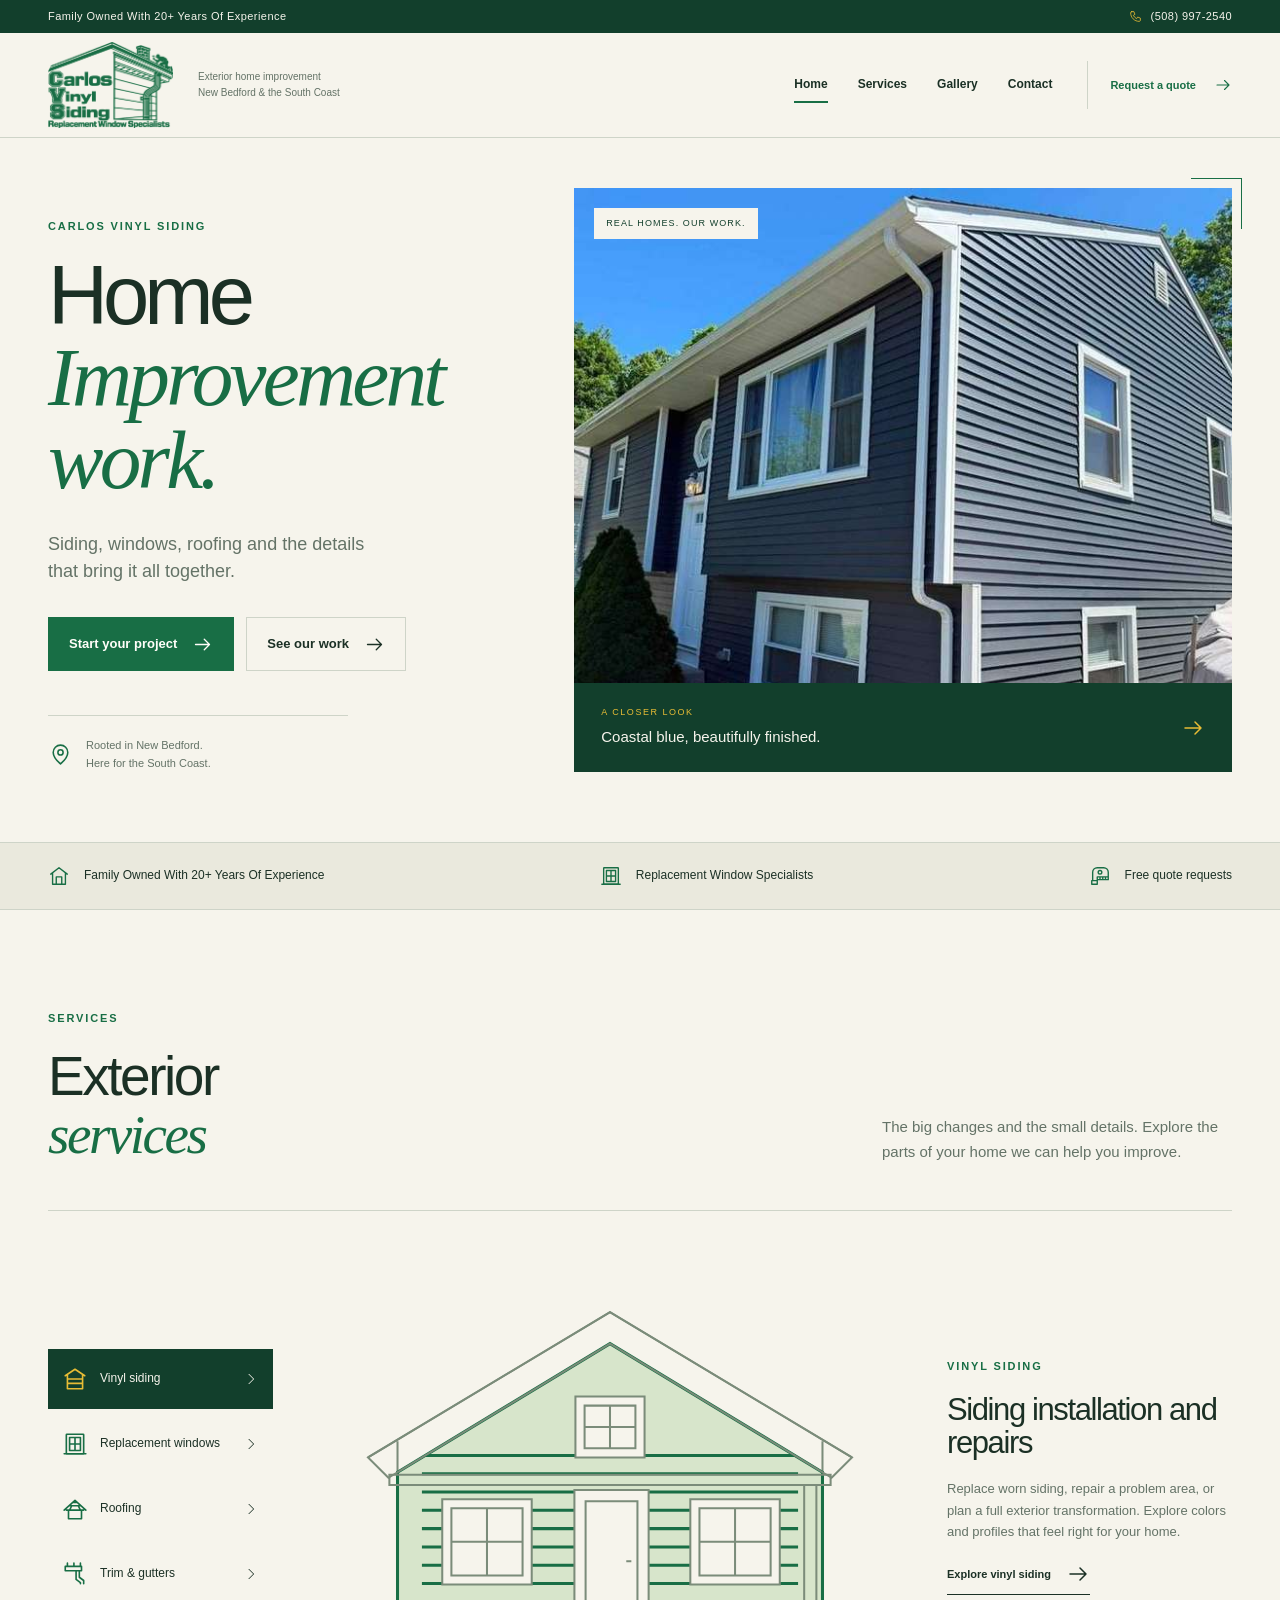
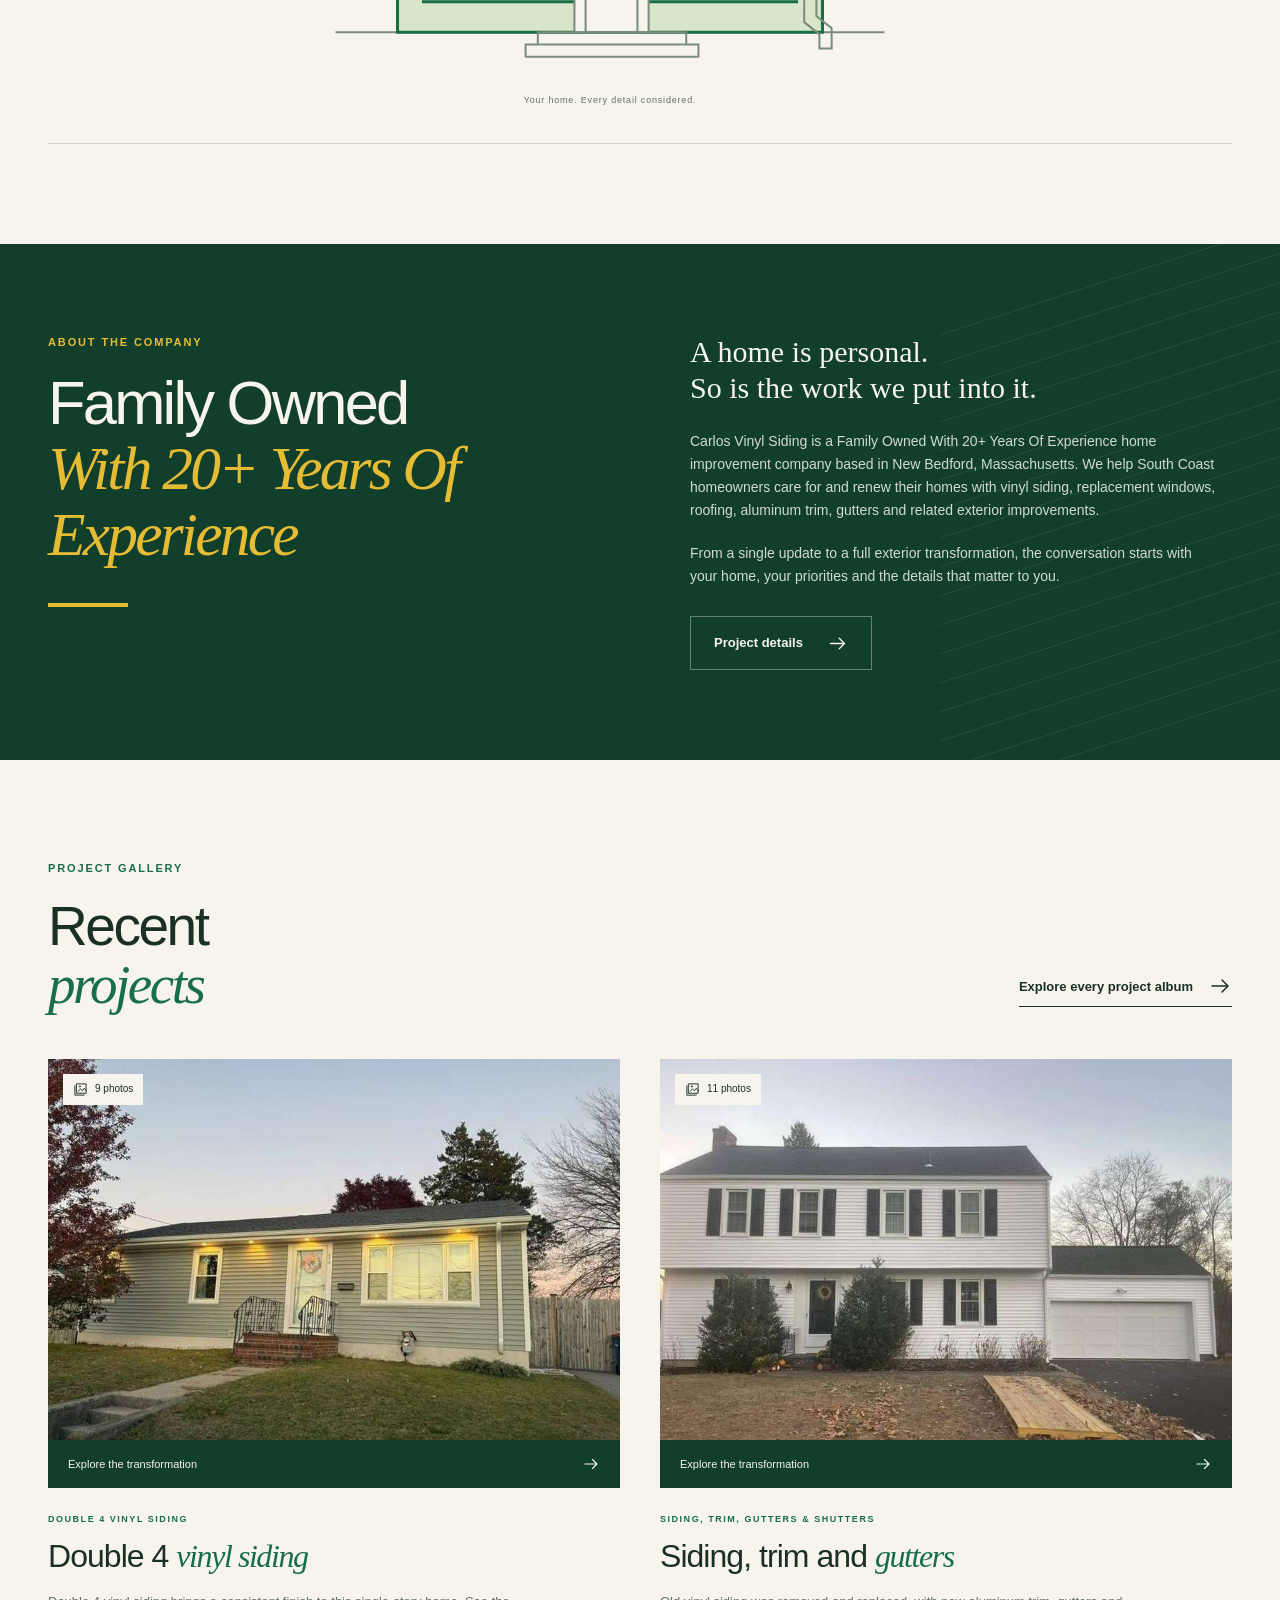
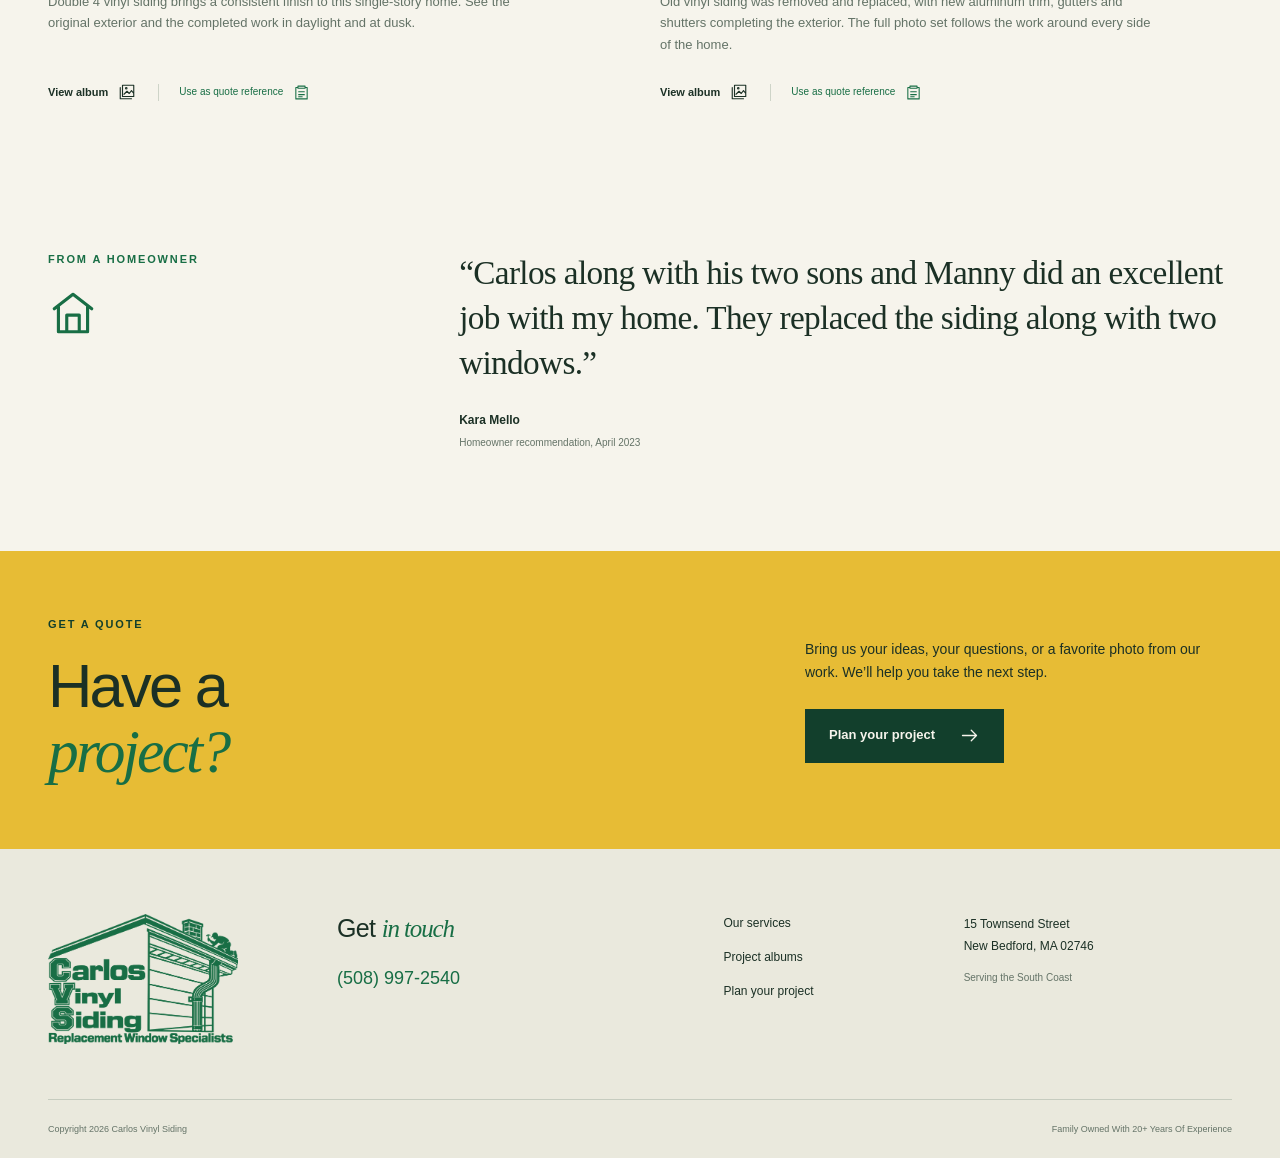
<file: index.html>
<!doctype html><html lang="en"><head><meta charset="utf-8"><meta name="viewport" content="width=device-width,initial-scale=1"><meta name="theme-color" content="#186e45"><title>Carlos Vinyl Siding | Home Improvement in New Bedford, MA</title><meta name="description" content="Portuguese family-owned siding, window, roofing and exterior specialists in New Bedford, MA. Explore real project transformations and plan your free quote."><meta property="og:type" content="website"><meta property="og:title" content="Carlos Vinyl Siding | Home Improvement in New Bedford, MA"><meta property="og:description" content="Portuguese family-owned siding, window, roofing and exterior specialists in New Bedford, MA. Explore real project transformations and plan your free quote."><meta property="og:image" content="https://carlos-vinyl-siding.vercel.app/assets/projects/coastal-blue/07.jpg"><meta property="og:url" content="https://carlos-vinyl-siding.vercel.app/"><link rel="canonical" href="https://carlos-vinyl-siding.vercel.app/"><link rel="icon" type="image/svg+xml" href="/assets/favicon.svg"><link rel="stylesheet" href="/styles.css?v=20261113-projects"><script src="/projects.js?v=20261107c" defer></script><script src="/script.js?v=20261107c" defer></script><script type="application/ld+json">{"@context": "https://schema.org", "@type": "HomeAndConstructionBusiness", "name": "Carlos Vinyl Siding", "alternateName": "Carlos Vinyl Siding Replacement Window Specialists", "url": "https://carlos-vinyl-siding.vercel.app/", "telephone": "+1-508-997-2540", "image": "https://carlos-vinyl-siding.vercel.app/assets/projects/coastal-blue/07.jpg", "logo": "https://carlos-vinyl-siding.vercel.app/assets/carlos-vinyl-siding-green.png", "address": {"@type": "PostalAddress", "streetAddress": "15 Townsend Street", "addressLocality": "New Bedford", "addressRegion": "MA", "postalCode": "02746", "addressCountry": "US"}, "areaServed": ["New Bedford, Massachusetts", "South Coast, Massachusetts"], "description": "Portuguese family-owned home improvement company specializing in roofing, vinyl siding, aluminum trim, gutters and replacement windows."}</script></head><body data-page="home"><a class="skip-link" href="#main">Skip to content</a><div class="local-bar"><div class="wrap"><span>Portuguese family owned. New Bedford built.</span><a href="tel:+15089972540"><svg class="icon " viewBox="0 0 24 24" fill="none" stroke="currentColor" stroke-width="1.5" stroke-linecap="round" stroke-linejoin="round" aria-hidden="true" focusable="false"><path d="M5 3h4l2 5-3 2a16 16 0 0 0 6 6l2-3 5 2v4c0 1-1 2-2 2C10 21 3 14 3 5c0-1 1-2 2-2Z"/></svg>(508) 997-2540</a></div></div><header class="header"><div class="wrap nav-wrap"><a class="brand" href="/" aria-label="Carlos Vinyl Siding home"><img src="/assets/carlos-vinyl-siding-green.png" width="2047" height="1396" alt="Carlos Vinyl Siding — Replacement Window Specialists"></a><span class="brand-note">Exterior home improvement<br>New Bedford &amp; the South Coast</span><button class="menu-button" type="button" aria-label="Open navigation" aria-expanded="false" aria-controls="navigation"><svg class="icon " viewBox="0 0 24 24" fill="none" stroke="currentColor" stroke-width="1.5" stroke-linecap="round" stroke-linejoin="round" aria-hidden="true" focusable="false"><path d="M4 6h16M4 12h16M4 18h16"/></svg><span>Menu</span></button><nav id="navigation" aria-label="Main navigation"><a href="/" aria-current="page">Home</a><a href="/services/">Services</a><a href="/gallery/">Gallery</a><a href="/contact/">Contact</a></nav><a class="header-quote" href="/contact/">Request a quote<svg class="icon " viewBox="0 0 24 24" fill="none" stroke="currentColor" stroke-width="1.5" stroke-linecap="round" stroke-linejoin="round" aria-hidden="true" focusable="false"><path d="M4 12h16m-6-6 6 6-6 6"/></svg></a></div></header><main id="main"><section class="home-hero wrap"><div class="hero-intro"><p class="eyebrow">Carlos Vinyl Siding</p><h1 class="hero-title">Home<br><em>Improvement<br>work.</em></h1><p class="hero-lede">Siding, windows, roofing and the details that bring it all together.</p><div class="hero-actions"><a class="button primary" href="/contact/">Start your project<svg class="icon " viewBox="0 0 24 24" fill="none" stroke="currentColor" stroke-width="1.5" stroke-linecap="round" stroke-linejoin="round" aria-hidden="true" focusable="false"><path d="M4 12h16m-6-6 6 6-6 6"/></svg></a><a class="button outline" href="/gallery/">See our work<svg class="icon " viewBox="0 0 24 24" fill="none" stroke="currentColor" stroke-width="1.5" stroke-linecap="round" stroke-linejoin="round" aria-hidden="true" focusable="false"><path d="M4 12h16m-6-6 6 6-6 6"/></svg></a></div><div class="hero-local"><svg class="icon " viewBox="0 0 24 24" fill="none" stroke="currentColor" stroke-width="1.5" stroke-linecap="round" stroke-linejoin="round" aria-hidden="true" focusable="false"><path d="M19 10c0 5-7 11-7 11S5 15 5 10a7 7 0 1 1 14 0Z"/><circle cx="12" cy="10" r="2.5"/></svg><span>Rooted in New Bedford.<br>Here for the South Coast.</span></div></div><div class="hero-photo"><img src="/assets/projects/coastal-blue/07.jpg" alt="Finished blue vinyl siding and white window trim on a local home" width="1800" height="1350" fetchpriority="high"><span class="image-note">Real homes. Our work.</span><a class="hero-caption" href="/gallery/?project=coastal-blue"><div><span>A closer look</span><strong>Coastal blue, beautifully finished.</strong></div><svg class="icon " viewBox="0 0 24 24" fill="none" stroke="currentColor" stroke-width="1.5" stroke-linecap="round" stroke-linejoin="round" aria-hidden="true" focusable="false"><path d="M4 12h16m-6-6 6 6-6 6"/></svg></a></div></section>
<section class="craft-band"><div class="wrap"><span><svg class="icon " viewBox="0 0 24 24" fill="none" stroke="currentColor" stroke-width="1.5" stroke-linecap="round" stroke-linejoin="round" aria-hidden="true" focusable="false"><path d="m3 10 9-7 9 7M5 9v12h14V9M9 21v-8h6v8"/></svg>Portuguese family owned</span><span><svg class="icon " viewBox="0 0 24 24" fill="none" stroke="currentColor" stroke-width="1.5" stroke-linecap="round" stroke-linejoin="round" aria-hidden="true" focusable="false"><rect x="4" y="3" width="16" height="18" rx=".5"/><path d="M7 6h10v12H7zM12 6v12M7 12h10M2 21h20"/></svg>Replacement Window Specialists</span><span><svg class="icon " viewBox="0 0 24 24" fill="none" stroke="currentColor" stroke-width="1.5" stroke-linecap="round" stroke-linejoin="round" aria-hidden="true" focusable="false"><path d="M4 17V8a5 5 0 0 1 5-5h7a5 5 0 0 1 5 5v8H9v5H3v-4h6M9 16v-3h12M12 13v3m3-3v3m3-3v3"/><circle cx="12" cy="8" r="2"/></svg>Free quote requests</span></div></section>
<section class="section wrap"><div class="section-heading"><div><p class="eyebrow">Services</p><h2>Exterior<br><em>services</em></h2></div><p>The big changes and the small details. Explore the parts of your home we can help you improve.</p></div><div class="service-explorer"><div class="service-tabs" aria-label="Explore exterior services"><button type="button" class="service-tab" data-service-tab="siding" aria-pressed="true"><svg class="icon " viewBox="0 0 24 24" fill="none" stroke="currentColor" stroke-width="1.5" stroke-linecap="round" stroke-linejoin="round" aria-hidden="true" focusable="false"><path d="m3 9 9-6 9 6M5 8v13h14V8M5 12h14M5 16h14"/></svg>Vinyl siding<svg class="icon " viewBox="0 0 24 24" fill="none" stroke="currentColor" stroke-width="1.5" stroke-linecap="round" stroke-linejoin="round" aria-hidden="true" focusable="false"><path d="m9 5 7 7-7 7"/></svg></button><button type="button" class="service-tab" data-service-tab="windows" aria-pressed="false"><svg class="icon " viewBox="0 0 24 24" fill="none" stroke="currentColor" stroke-width="1.5" stroke-linecap="round" stroke-linejoin="round" aria-hidden="true" focusable="false"><rect x="4" y="3" width="16" height="18" rx=".5"/><path d="M7 6h10v12H7zM12 6v12M7 12h10M2 21h20"/></svg>Replacement windows<svg class="icon " viewBox="0 0 24 24" fill="none" stroke="currentColor" stroke-width="1.5" stroke-linecap="round" stroke-linejoin="round" aria-hidden="true" focusable="false"><path d="m9 5 7 7-7 7"/></svg></button><button type="button" class="service-tab" data-service-tab="roofing" aria-pressed="false"><svg class="icon " viewBox="0 0 24 24" fill="none" stroke="currentColor" stroke-width="1.5" stroke-linecap="round" stroke-linejoin="round" aria-hidden="true" focusable="false"><path d="m2 13 10-9 10 9M4 13h16M6 13v8h12v-8M7 9h10M10 6h4M9 9l-2 4m8-4 2 4"/></svg>Roofing<svg class="icon " viewBox="0 0 24 24" fill="none" stroke="currentColor" stroke-width="1.5" stroke-linecap="round" stroke-linejoin="round" aria-hidden="true" focusable="false"><path d="m9 5 7 7-7 7"/></svg></button><button type="button" class="service-tab" data-service-tab="gutters" aria-pressed="false"><svg class="icon " viewBox="0 0 24 24" fill="none" stroke="currentColor" stroke-width="1.5" stroke-linecap="round" stroke-linejoin="round" aria-hidden="true" focusable="false"><path d="M3 5h15v4H3zM16 9v6l4 3v3M13 9v8l4 3v1M5 2v3M11 2v3M17 2v3"/></svg>Trim & gutters<svg class="icon " viewBox="0 0 24 24" fill="none" stroke="currentColor" stroke-width="1.5" stroke-linecap="round" stroke-linejoin="round" aria-hidden="true" focusable="false"><path d="m9 5 7 7-7 7"/></svg></button></div><div class="house-panel" data-house-service="siding"><svg class="house-drawing" viewBox="0 0 600 440" role="img" aria-label="House exterior showing roofing, siding, windows and gutters"><g fill="none" stroke="currentColor" stroke-width="2"><path d="M30 380h540M62 208 300 65l238 143M91 192v188h418V192"/><g class="house-siding"><path d="M91 222.55 300 96 509 222.55V380H91Z"/><path fill="none" d="M119 206h362M115 224h370M115 242h370M115 260h370M115 278h370M115 296h370M115 314h370M115 332h370M115 350h370"/></g><path class="house-roof" d="M62 208 300 65l238 143-20 20-218-132L82 228Z"/><path class="house-gutters" d="M83 225h434v10H83zM503 235v129l15 12v20h-12v-14l-15-12V235"/><g class="house-door" fill="var(--paper)"><path d="M265 240h73v140h-73z"/><path fill="none" d="M276 251h51v129h-51zM321 310h-5"/></g><g class="house-windows" fill="var(--paper)"><path d="M135 249h88v84h-88zM379 249h88v84h-88zM266 148h68v60h-68z"/><path d="M144 258h70v66h-70zM388 258h70v66h-70zM275 157h50v42h-50zM179 258v66m-35-33h70M423 258v66m-35-33h70M300 157v42m-25-21h50"/></g><path d="M229 380h146v12H229zM217 392h170v12H217z"/></g></svg><span class="drawing-note">Your home. Every detail considered.</span></div><div class="service-copy"><div class="service-panel" data-service-panel="siding"><p class="eyebrow">Vinyl siding</p><h3>Siding installation and repairs</h3><p>Replace worn siding, repair a problem area, or plan a full exterior transformation. Explore colors and profiles that feel right for your home.</p><a class="text-link" href="/services/#siding">Explore vinyl siding<svg class="icon " viewBox="0 0 24 24" fill="none" stroke="currentColor" stroke-width="1.5" stroke-linecap="round" stroke-linejoin="round" aria-hidden="true" focusable="false"><path d="M4 12h16m-6-6 6 6-6 6"/></svg></a></div><div class="service-panel" data-service-panel="windows" hidden><p class="eyebrow">Replacement windows</p><h3>Window replacement</h3><p>Tell us about drafty, aging or difficult-to-operate windows. We’ll discuss the openings, styles and replacement work you have in mind.</p><a class="text-link" href="/services/#windows">Explore replacement windows<svg class="icon " viewBox="0 0 24 24" fill="none" stroke="currentColor" stroke-width="1.5" stroke-linecap="round" stroke-linejoin="round" aria-hidden="true" focusable="false"><path d="M4 12h16m-6-6 6 6-6 6"/></svg></a></div><div class="service-panel" data-service-panel="roofing" hidden><p class="eyebrow">Roofing</p><h3>Roof repair and replacement</h3><p>Planning a new roof or concerned about a repair? Share what you’ve noticed, the approximate roof age and any areas where water is getting in.</p><a class="text-link" href="/services/#roofing">Explore roofing<svg class="icon " viewBox="0 0 24 24" fill="none" stroke="currentColor" stroke-width="1.5" stroke-linecap="round" stroke-linejoin="round" aria-hidden="true" focusable="false"><path d="M4 12h16m-6-6 6 6-6 6"/></svg></a></div><div class="service-panel" data-service-panel="gutters" hidden><p class="eyebrow">Trim & gutters</p><h3>Trim and gutters</h3><p>Aluminum trim, gutters and downspouts help bring the exterior together. Include soffit, fascia and roof-edge details in the same conversation.</p><a class="text-link" href="/services/#gutters">Explore trim & gutters<svg class="icon " viewBox="0 0 24 24" fill="none" stroke="currentColor" stroke-width="1.5" stroke-linecap="round" stroke-linejoin="round" aria-hidden="true" focusable="false"><path d="M4 12h16m-6-6 6 6-6 6"/></svg></a></div></div></div></section>
<section class="family-section"><div class="wrap family-grid"><div class="family-title"><p class="eyebrow">About the company</p><h2>Family owned<br><em>New Bedford</em></h2><span class="family-line" aria-hidden="true"></span></div><div class="family-copy"><p class="large-copy">A home is personal.<br>So is the work we put into it.</p><p>Carlos Vinyl Siding is a Portuguese family-owned home improvement company based in New Bedford, Massachusetts. We help South Coast homeowners care for and renew their homes with vinyl siding, replacement windows, roofing, aluminum trim, gutters and related exterior improvements.</p><p>From a single update to a full exterior transformation, the conversation starts with your home, your priorities and the details that matter to you.</p><a class="button outline" href="/contact/">Project details<svg class="icon " viewBox="0 0 24 24" fill="none" stroke="currentColor" stroke-width="1.5" stroke-linecap="round" stroke-linejoin="round" aria-hidden="true" focusable="false"><path d="M4 12h16m-6-6 6 6-6 6"/></svg></a></div></div></section>
<section class="section wrap"><div class="section-heading"><div><p class="eyebrow">Project gallery</p><h2>Recent<br><em>projects</em></h2></div><a class="text-link" href="/gallery/">Explore every project album<svg class="icon " viewBox="0 0 24 24" fill="none" stroke="currentColor" stroke-width="1.5" stroke-linecap="round" stroke-linejoin="round" aria-hidden="true" focusable="false"><path d="M4 12h16m-6-6 6 6-6 6"/></svg></a></div><div class="home-projects"><article class="project-card " id="double-four"><a class="project-cover" href="/assets/projects/double-four/09.jpg" data-project="double-four" data-photo="8" aria-label="Open Double 4 siding album"><img src="/assets/projects/double-four/09.jpg" alt="Double 4 vinyl siding — finished exterior" loading="lazy" width="1200" height="900"><span class="photo-label"><svg class="icon " viewBox="0 0 24 24" fill="none" stroke="currentColor" stroke-width="1.5" stroke-linecap="round" stroke-linejoin="round" aria-hidden="true" focusable="false"><path d="M6 3h15v15H6zM3 6v15h15M8 15l4-4 3 3 3-4 3 4"/><circle cx="11" cy="7" r="1"/></svg>9 photos</span><span class="open-album">Explore the transformation<svg class="icon " viewBox="0 0 24 24" fill="none" stroke="currentColor" stroke-width="1.5" stroke-linecap="round" stroke-linejoin="round" aria-hidden="true" focusable="false"><path d="M4 12h16m-6-6 6 6-6 6"/></svg></span></a><div class="project-copy"><p class="eyebrow">Double 4 vinyl siding</p><h2>Double 4 <em>vinyl siding</em></h2><p>Double 4 vinyl siding brings a consistent finish to this single-story home. See the original exterior and the completed work in daylight and at dusk.</p><div class="project-actions"><button class="text-button" type="button" data-project="double-four" data-photo="8">View album<svg class="icon " viewBox="0 0 24 24" fill="none" stroke="currentColor" stroke-width="1.5" stroke-linecap="round" stroke-linejoin="round" aria-hidden="true" focusable="false"><path d="M6 3h15v15H6zM3 6v15h15M8 15l4-4 3 3 3-4 3 4"/><circle cx="11" cy="7" r="1"/></svg></button><a href="/contact/?reference=double-four&amp;photo=8">Use as quote reference<svg class="icon " viewBox="0 0 24 24" fill="none" stroke="currentColor" stroke-width="1.5" stroke-linecap="round" stroke-linejoin="round" aria-hidden="true" focusable="false"><path d="M7 3h10v3H7zM7 5H4v16h16V5h-3M8 11h8M8 15h8M8 18h5"/></svg></a></div></div></article><article class="project-card " id="complete-exterior"><a class="project-cover" href="/assets/projects/complete-exterior/07.jpg" data-project="complete-exterior" data-photo="6" aria-label="Open Classic white album"><img src="/assets/projects/complete-exterior/07.jpg" alt="Siding, trim and gutters — finished exterior" loading="lazy" width="1200" height="900"><span class="photo-label"><svg class="icon " viewBox="0 0 24 24" fill="none" stroke="currentColor" stroke-width="1.5" stroke-linecap="round" stroke-linejoin="round" aria-hidden="true" focusable="false"><path d="M6 3h15v15H6zM3 6v15h15M8 15l4-4 3 3 3-4 3 4"/><circle cx="11" cy="7" r="1"/></svg>11 photos</span><span class="open-album">Explore the transformation<svg class="icon " viewBox="0 0 24 24" fill="none" stroke="currentColor" stroke-width="1.5" stroke-linecap="round" stroke-linejoin="round" aria-hidden="true" focusable="false"><path d="M4 12h16m-6-6 6 6-6 6"/></svg></span></a><div class="project-copy"><p class="eyebrow">Siding, trim, gutters & shutters</p><h2>Siding, trim and <em>gutters</em></h2><p>Old vinyl siding was removed and replaced, with new aluminum trim, gutters and shutters completing the exterior. The full photo set follows the work around every side of the home.</p><div class="project-actions"><button class="text-button" type="button" data-project="complete-exterior" data-photo="6">View album<svg class="icon " viewBox="0 0 24 24" fill="none" stroke="currentColor" stroke-width="1.5" stroke-linecap="round" stroke-linejoin="round" aria-hidden="true" focusable="false"><path d="M6 3h15v15H6zM3 6v15h15M8 15l4-4 3 3 3-4 3 4"/><circle cx="11" cy="7" r="1"/></svg></button><a href="/contact/?reference=complete-exterior&amp;photo=6">Use as quote reference<svg class="icon " viewBox="0 0 24 24" fill="none" stroke="currentColor" stroke-width="1.5" stroke-linecap="round" stroke-linejoin="round" aria-hidden="true" focusable="false"><path d="M7 3h10v3H7zM7 5H4v16h16V5h-3M8 11h8M8 15h8M8 18h5"/></svg></a></div></div></article></div></section>
<section class="review-section wrap"><div><p class="eyebrow">From a homeowner</p><svg class="icon review-icon" viewBox="0 0 24 24" fill="none" stroke="currentColor" stroke-width="1.5" stroke-linecap="round" stroke-linejoin="round" aria-hidden="true" focusable="false"><path d="m3 10 9-7 9 7M5 9v12h14V9M9 21v-8h6v8"/></svg></div><blockquote><p>“Carlos along with his two sons and Manny did an excellent job with my home. They replaced the siding along with two windows.”</p><footer>Kara Mello<span>Homeowner recommendation, April 2023</span></footer></blockquote></section><section class="invitation"><div class="wrap"><div><p class="eyebrow">Get a quote</p><h2>Have a<br><em>project?</em></h2></div><div><p>Bring us your ideas, your questions, or a favorite photo from our work. We’ll help you take the next step.</p><a class="button yellow" href="/contact/">Plan your project<svg class="icon " viewBox="0 0 24 24" fill="none" stroke="currentColor" stroke-width="1.5" stroke-linecap="round" stroke-linejoin="round" aria-hidden="true" focusable="false"><path d="M4 12h16m-6-6 6 6-6 6"/></svg></a></div></div></section></main><footer class="footer"><div class="wrap footer-grid"><a class="footer-brand" href="/" aria-label="Carlos Vinyl Siding home"><img src="/assets/carlos-vinyl-siding-green.png" width="2047" height="1396" alt="Carlos Vinyl Siding — Replacement Window Specialists"></a><div><h2>Get <em>in touch</em></h2><a class="footer-phone" href="tel:+15089972540">(508) 997-2540</a></div><div class="footer-links"><a href="/services/">Our services</a><a href="/gallery/">Project albums</a><a href="/contact/">Plan your project</a></div><address>15 Townsend Street<br>New Bedford, MA 02746<br><span>Serving the South Coast</span></address></div><div class="wrap footer-bottom"><span>Copyright <span data-year>2026</span> Carlos Vinyl Siding</span><span>Portuguese roots. Local pride.</span></div></footer><dialog id="photo-viewer" aria-labelledby="viewer-title"><div class="viewer-layout"><div class="viewer-toolbar"><div><p class="eyebrow" id="viewer-category"></p><h2 id="viewer-title"></h2></div><button class="icon-button close-viewer" type="button" aria-label="Close photo gallery"><svg class="icon " viewBox="0 0 24 24" fill="none" stroke="currentColor" stroke-width="1.5" stroke-linecap="round" stroke-linejoin="round" aria-hidden="true" focusable="false"><path d="m6 6 12 12M18 6 6 18"/></svg></button></div><div class="viewer-main"><button class="photo-nav previous" aria-label="Previous photo" type="button"><svg class="icon " viewBox="0 0 24 24" fill="none" stroke="currentColor" stroke-width="1.5" stroke-linecap="round" stroke-linejoin="round" aria-hidden="true" focusable="false"><path d="m9 5 7 7-7 7"/></svg></button><figure><img id="viewer-image" alt=""><figcaption><span id="viewer-stage"></span><span id="viewer-count" aria-live="polite"></span></figcaption></figure><button class="photo-nav next" aria-label="Next photo" type="button"><svg class="icon " viewBox="0 0 24 24" fill="none" stroke="currentColor" stroke-width="1.5" stroke-linecap="round" stroke-linejoin="round" aria-hidden="true" focusable="false"><path d="m9 5 7 7-7 7"/></svg></button></div><div class="viewer-thumbs" aria-label="Project photos"></div><div class="viewer-bottom"><label class="album-select">Explore another project<select id="viewer-project"></select></label><div><p>This exact photo can be included in your quote request.</p><button class="button primary" id="use-photo" type="button">Use this photo for my quote<svg class="icon " viewBox="0 0 24 24" fill="none" stroke="currentColor" stroke-width="1.5" stroke-linecap="round" stroke-linejoin="round" aria-hidden="true" focusable="false"><path d="M7 3h10v3H7zM7 5H4v16h16V5h-3M8 11h8M8 15h8M8 18h5"/></svg></button></div></div></div></dialog></body></html>
</file>
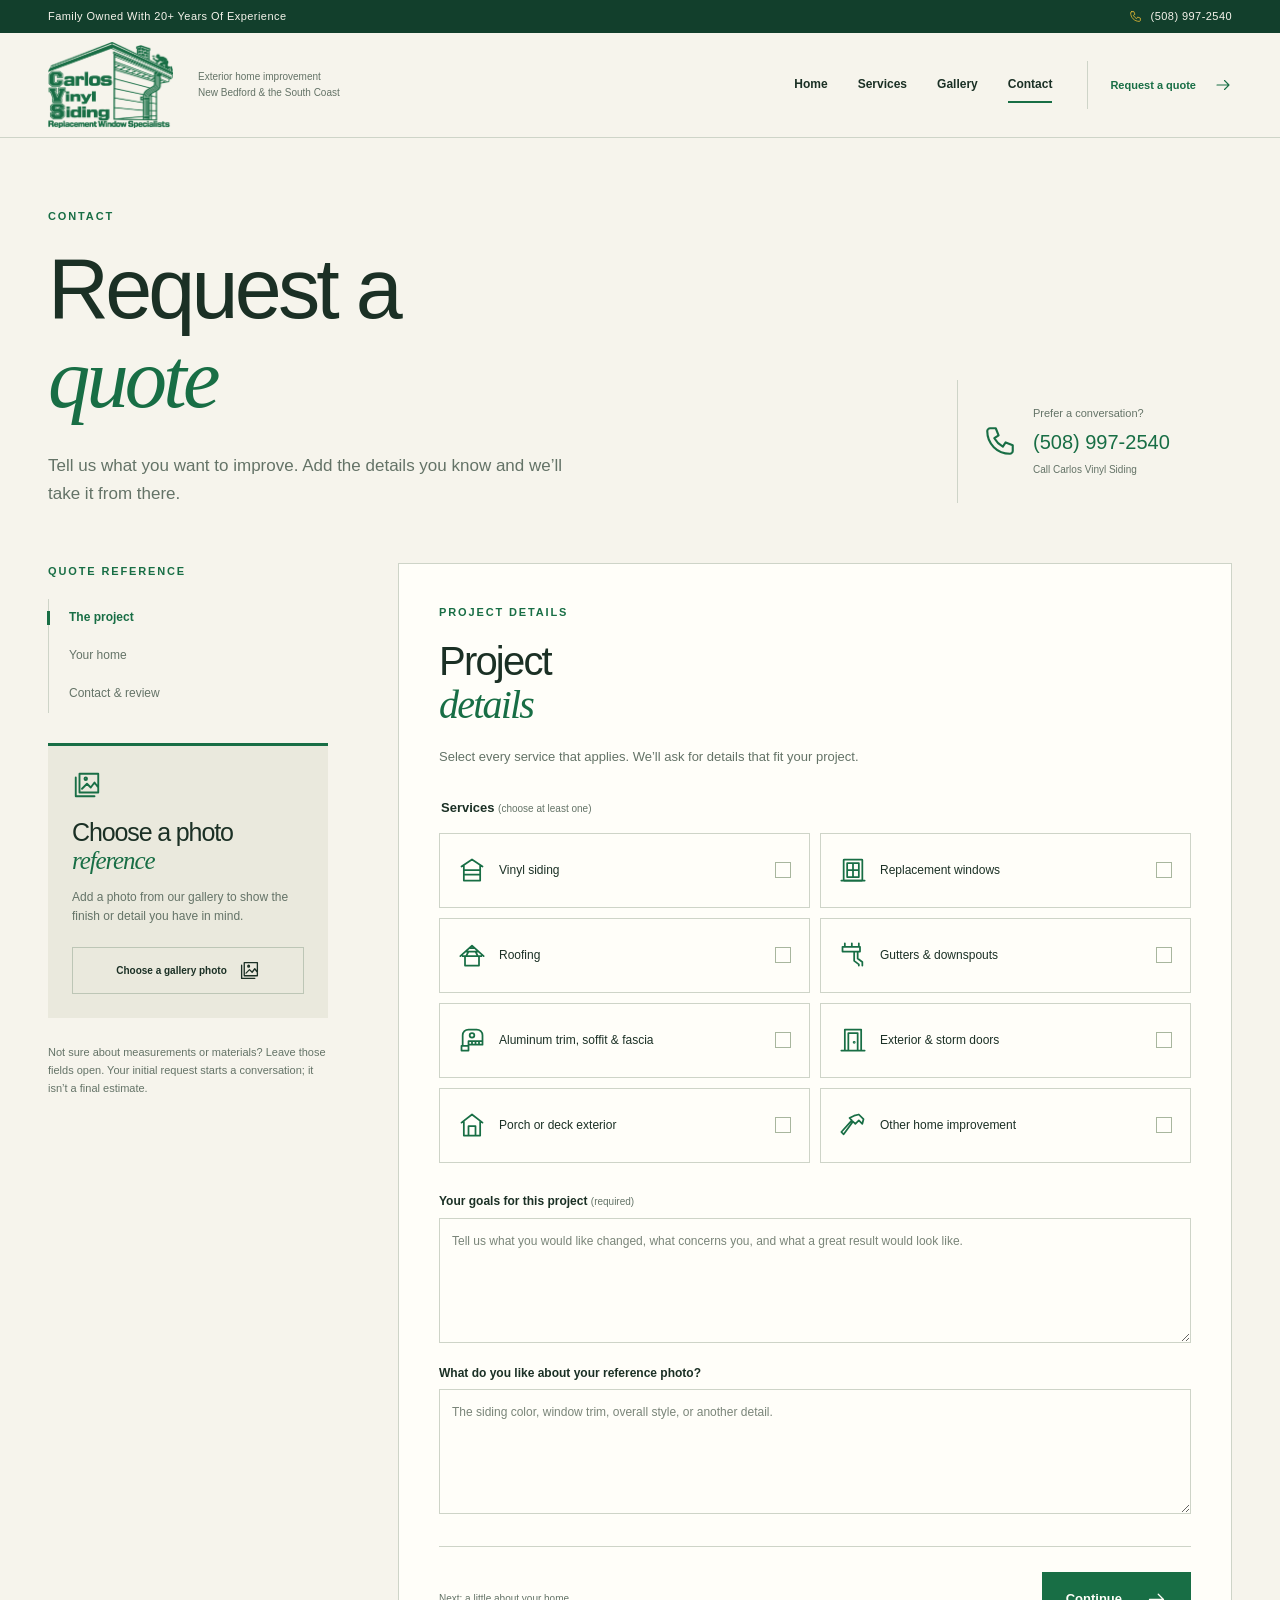
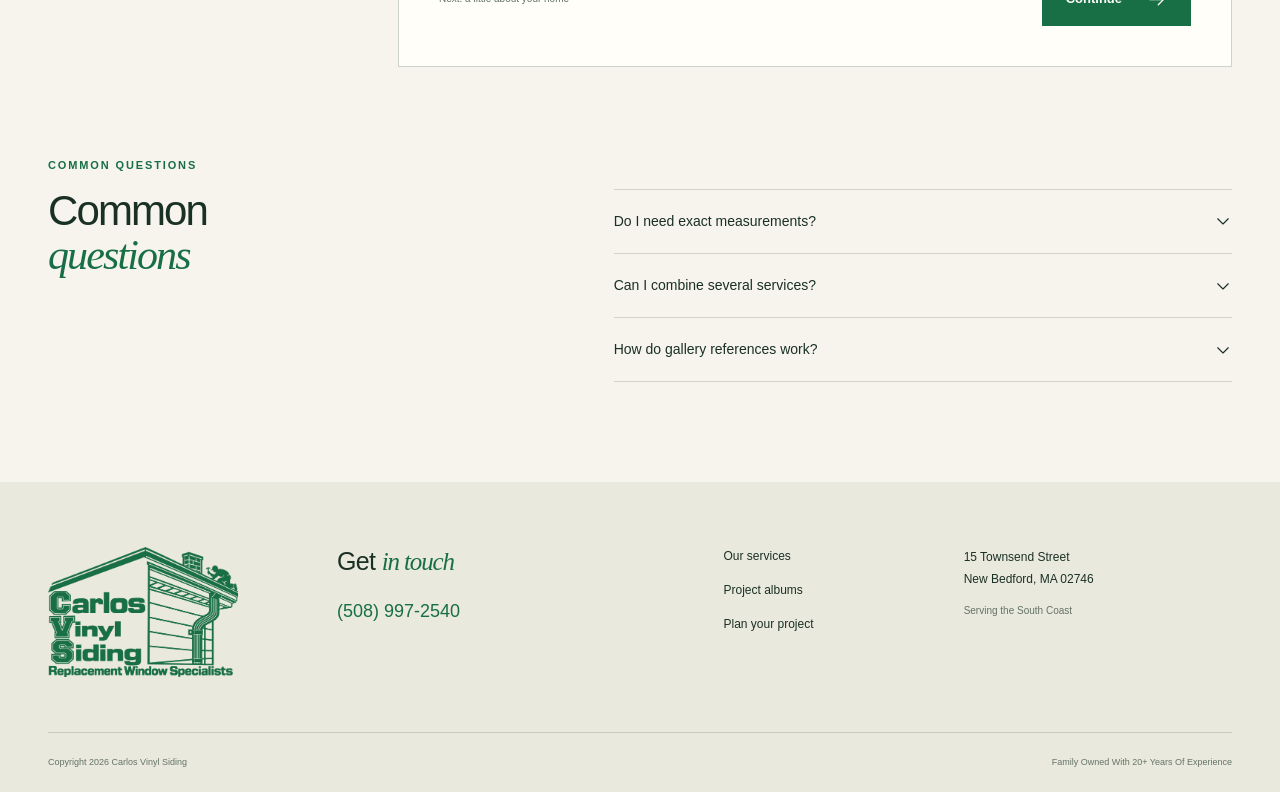
<file: contact/index.html>
<!doctype html><html lang="en"><head><meta charset="utf-8"><meta name="viewport" content="width=device-width,initial-scale=1"><meta name="theme-color" content="#186e45"><title>Plan Your Project | Carlos Vinyl Siding</title><meta name="description" content="Prepare a detailed quote request for siding, replacement windows, roofing, trim and gutters. Include a gallery photo and your home’s project details."><meta property="og:type" content="website"><meta property="og:title" content="Plan Your Project | Carlos Vinyl Siding"><meta property="og:description" content="Prepare a detailed quote request for siding, replacement windows, roofing, trim and gutters. Include a gallery photo and your home’s project details."><meta property="og:image" content="https://carlos-vinyl-siding.vercel.app/assets/projects/coastal-blue/07.jpg"><meta property="og:url" content="https://carlos-vinyl-siding.vercel.app/contact/"><link rel="canonical" href="https://carlos-vinyl-siding.vercel.app/contact/"><link rel="icon" type="image/svg+xml" href="/assets/favicon.svg"><link rel="stylesheet" href="/styles.css?v=20261107c"><script src="/projects.js?v=20261107c" defer></script><script src="/script.js?v=20261107c" defer></script></head><body data-page="contact"><a class="skip-link" href="#main">Skip to content</a><div class="local-bar"><div class="wrap"><span>Portuguese family owned. New Bedford built.</span><a href="tel:+15089972540"><svg class="icon " viewBox="0 0 24 24" fill="none" stroke="currentColor" stroke-width="1.5" stroke-linecap="round" stroke-linejoin="round" aria-hidden="true" focusable="false"><path d="M5 3h4l2 5-3 2a16 16 0 0 0 6 6l2-3 5 2v4c0 1-1 2-2 2C10 21 3 14 3 5c0-1 1-2 2-2Z"/></svg>(508) 997-2540</a></div></div><header class="header"><div class="wrap nav-wrap"><a class="brand" href="/" aria-label="Carlos Vinyl Siding home"><img src="/assets/carlos-vinyl-siding-green.png" width="2047" height="1396" alt="Carlos Vinyl Siding — Replacement Window Specialists"></a><span class="brand-note">Exterior home improvement<br>New Bedford &amp; the South Coast</span><button class="menu-button" type="button" aria-label="Open navigation" aria-expanded="false" aria-controls="navigation"><svg class="icon " viewBox="0 0 24 24" fill="none" stroke="currentColor" stroke-width="1.5" stroke-linecap="round" stroke-linejoin="round" aria-hidden="true" focusable="false"><path d="M4 6h16M4 12h16M4 18h16"/></svg><span>Menu</span></button><nav id="navigation" aria-label="Main navigation"><a href="/">Home</a><a href="/services/">Services</a><a href="/gallery/">Gallery</a><a href="/contact/" aria-current="page">Contact</a></nav><a class="header-quote" href="/contact/">Request a quote<svg class="icon " viewBox="0 0 24 24" fill="none" stroke="currentColor" stroke-width="1.5" stroke-linecap="round" stroke-linejoin="round" aria-hidden="true" focusable="false"><path d="M4 12h16m-6-6 6 6-6 6"/></svg></a></div></header><main id="main"><section class="contact-intro wrap"><div><p class="eyebrow">Contact</p><h1>Request a<br><em>quote</em></h1><p class="intro-copy">Tell us what you want to improve. Add the details you know and we’ll take it from there.</p></div><a class="call-card" href="tel:+15089972540"><svg class="icon " viewBox="0 0 24 24" fill="none" stroke="currentColor" stroke-width="1.5" stroke-linecap="round" stroke-linejoin="round" aria-hidden="true" focusable="false"><path d="M5 3h4l2 5-3 2a16 16 0 0 0 6 6l2-3 5 2v4c0 1-1 2-2 2C10 21 3 14 3 5c0-1 1-2 2-2Z"/></svg><span>Prefer a conversation?<strong>(508) 997-2540</strong><small>Call Carlos Vinyl Siding</small></span></a></section><section class="quote-layout wrap"><aside class="quote-aside"><p class="eyebrow">Quote reference</p><ol class="quote-progress"><li class="active" data-progress="0">The project</li><li data-progress="1">Your home</li><li data-progress="2">Contact & review</li></ol><div class="reference-box" id="quote-reference"><div class="reference-placeholder"><svg class="icon " viewBox="0 0 24 24" fill="none" stroke="currentColor" stroke-width="1.5" stroke-linecap="round" stroke-linejoin="round" aria-hidden="true" focusable="false"><path d="M6 3h15v15H6zM3 6v15h15M8 15l4-4 3 3 3-4 3 4"/><circle cx="11" cy="7" r="1"/></svg><h2>Choose a photo<br><em>reference</em></h2><p>Add a photo from our gallery to show the finish or detail you have in mind.</p></div><div class="reference-selected" hidden><img id="reference-image" alt=""><span class="eyebrow">Your inspiration</span><h2 id="reference-title"></h2><p id="reference-caption"></p><button type="button" class="text-button" id="remove-reference">Remove photo</button></div><button type="button" class="button outline" data-choose-reference>Choose a gallery photo<svg class="icon " viewBox="0 0 24 24" fill="none" stroke="currentColor" stroke-width="1.5" stroke-linecap="round" stroke-linejoin="round" aria-hidden="true" focusable="false"><path d="M6 3h15v15H6zM3 6v15h15M8 15l4-4 3 3 3-4 3 4"/><circle cx="11" cy="7" r="1"/></svg></button></div><p class="quote-help">Not sure about measurements or materials? Leave those fields open. Your initial request starts a conversation; it isn’t a final estimate.</p></aside><div class="quote-form-wrap"><form id="quote-form" novalidate><input type="hidden" name="galleryReference" id="gallery-reference"><section class="form-step" data-step="0"><p class="eyebrow">Project details</p><h2>Project<br><em>details</em></h2><p>Select every service that applies. We’ll ask for details that fit your project.</p><fieldset class="service-picker"><legend>Services <small>(choose at least one)</small></legend><div class="service-choice-grid"><label class="service-choice"><input type="checkbox" name="services" value="siding" data-label="Vinyl siding"><svg class="icon " viewBox="0 0 24 24" fill="none" stroke="currentColor" stroke-width="1.5" stroke-linecap="round" stroke-linejoin="round" aria-hidden="true" focusable="false"><path d="m3 9 9-6 9 6M5 8v13h14V8M5 12h14M5 16h14"/></svg><span>Vinyl siding</span><span class="choice-check"><svg class="icon " viewBox="0 0 24 24" fill="none" stroke="currentColor" stroke-width="1.5" stroke-linecap="round" stroke-linejoin="round" aria-hidden="true" focusable="false"><path d="m5 12 4 4L19 6"/></svg></span></label><label class="service-choice"><input type="checkbox" name="services" value="windows" data-label="Replacement windows"><svg class="icon " viewBox="0 0 24 24" fill="none" stroke="currentColor" stroke-width="1.5" stroke-linecap="round" stroke-linejoin="round" aria-hidden="true" focusable="false"><rect x="4" y="3" width="16" height="18" rx=".5"/><path d="M7 6h10v12H7zM12 6v12M7 12h10M2 21h20"/></svg><span>Replacement windows</span><span class="choice-check"><svg class="icon " viewBox="0 0 24 24" fill="none" stroke="currentColor" stroke-width="1.5" stroke-linecap="round" stroke-linejoin="round" aria-hidden="true" focusable="false"><path d="m5 12 4 4L19 6"/></svg></span></label><label class="service-choice"><input type="checkbox" name="services" value="roofing" data-label="Roofing"><svg class="icon " viewBox="0 0 24 24" fill="none" stroke="currentColor" stroke-width="1.5" stroke-linecap="round" stroke-linejoin="round" aria-hidden="true" focusable="false"><path d="m2 13 10-9 10 9M4 13h16M6 13v8h12v-8M7 9h10M10 6h4M9 9l-2 4m8-4 2 4"/></svg><span>Roofing</span><span class="choice-check"><svg class="icon " viewBox="0 0 24 24" fill="none" stroke="currentColor" stroke-width="1.5" stroke-linecap="round" stroke-linejoin="round" aria-hidden="true" focusable="false"><path d="m5 12 4 4L19 6"/></svg></span></label><label class="service-choice"><input type="checkbox" name="services" value="gutters" data-label="Gutters & downspouts"><svg class="icon " viewBox="0 0 24 24" fill="none" stroke="currentColor" stroke-width="1.5" stroke-linecap="round" stroke-linejoin="round" aria-hidden="true" focusable="false"><path d="M3 5h15v4H3zM16 9v6l4 3v3M13 9v8l4 3v1M5 2v3M11 2v3M17 2v3"/></svg><span>Gutters & downspouts</span><span class="choice-check"><svg class="icon " viewBox="0 0 24 24" fill="none" stroke="currentColor" stroke-width="1.5" stroke-linecap="round" stroke-linejoin="round" aria-hidden="true" focusable="false"><path d="m5 12 4 4L19 6"/></svg></span></label><label class="service-choice"><input type="checkbox" name="services" value="trim" data-label="Aluminum trim, soffit & fascia"><svg class="icon " viewBox="0 0 24 24" fill="none" stroke="currentColor" stroke-width="1.5" stroke-linecap="round" stroke-linejoin="round" aria-hidden="true" focusable="false"><path d="M4 17V8a5 5 0 0 1 5-5h7a5 5 0 0 1 5 5v8H9v5H3v-4h6M9 16v-3h12M12 13v3m3-3v3m3-3v3"/><circle cx="12" cy="8" r="2"/></svg><span>Aluminum trim, soffit & fascia</span><span class="choice-check"><svg class="icon " viewBox="0 0 24 24" fill="none" stroke="currentColor" stroke-width="1.5" stroke-linecap="round" stroke-linejoin="round" aria-hidden="true" focusable="false"><path d="m5 12 4 4L19 6"/></svg></span></label><label class="service-choice"><input type="checkbox" name="services" value="doors" data-label="Exterior & storm doors"><svg class="icon " viewBox="0 0 24 24" fill="none" stroke="currentColor" stroke-width="1.5" stroke-linecap="round" stroke-linejoin="round" aria-hidden="true" focusable="false"><path d="M5 21V3h14v18M8 21V6h8v15M2 21h20"/><circle cx="13" cy="14" r=".5"/></svg><span>Exterior & storm doors</span><span class="choice-check"><svg class="icon " viewBox="0 0 24 24" fill="none" stroke="currentColor" stroke-width="1.5" stroke-linecap="round" stroke-linejoin="round" aria-hidden="true" focusable="false"><path d="m5 12 4 4L19 6"/></svg></span></label><label class="service-choice"><input type="checkbox" name="services" value="porch" data-label="Porch or deck exterior"><svg class="icon " viewBox="0 0 24 24" fill="none" stroke="currentColor" stroke-width="1.5" stroke-linecap="round" stroke-linejoin="round" aria-hidden="true" focusable="false"><path d="m3 10 9-7 9 7M5 9v12h14V9M9 21v-8h6v8"/></svg><span>Porch or deck exterior</span><span class="choice-check"><svg class="icon " viewBox="0 0 24 24" fill="none" stroke="currentColor" stroke-width="1.5" stroke-linecap="round" stroke-linejoin="round" aria-hidden="true" focusable="false"><path d="m5 12 4 4L19 6"/></svg></span></label><label class="service-choice"><input type="checkbox" name="services" value="other" data-label="Other home improvement"><svg class="icon " viewBox="0 0 24 24" fill="none" stroke="currentColor" stroke-width="1.5" stroke-linecap="round" stroke-linejoin="round" aria-hidden="true" focusable="false"><path d="m13 4 4-1 4 4-1 4-3-3-3 3-2-2-8 11-2-2 9-10-2-2 4-2Z"/></svg><span>Other home improvement</span><span class="choice-check"><svg class="icon " viewBox="0 0 24 24" fill="none" stroke="currentColor" stroke-width="1.5" stroke-linecap="round" stroke-linejoin="round" aria-hidden="true" focusable="false"><path d="m5 12 4 4L19 6"/></svg></span></label></div><p id="services-error" class="error" role="alert"></p></fieldset><fieldset class="conditional-details" data-details="siding" hidden disabled><legend>Vinyl siding details</legend><div class="field-grid"><label class="field"><span>Siding scope</span><select name="sidingScope"><option value="">Choose an option</option><option>Whole home</option><option>One or more sides</option><option>Repair a specific area</option><option>Not sure yet</option></select></label><label class="field"><span>Current siding</span><select name="sidingMaterial"><option value="">Choose an option</option><option>Vinyl</option><option>Wood or cedar</option><option>Aluminum</option><option>Fiber cement</option><option>Other</option><option>Not sure</option></select></label><label class="field"><span>Preferred look</span><select name="sidingStyle"><option value="">Choose an option</option><option>Traditional lap siding</option><option>Double 4 profile</option><option>Cedar-style shingles</option><option>Help me choose</option></select></label><label class="field"><span>Colors you like</span><input name="sidingColor" type="text" placeholder="Color ideas or a gallery reference"></label><label class="field"><span>Approximate siding area</span><input name="sidingArea" type="text" placeholder="Square feet, if known"></label></div></fieldset><fieldset class="conditional-details" data-details="windows" hidden disabled><legend>Replacement windows details</legend><div class="field-grid"><label class="field"><span>How many windows?</span><input name="windowCount" type="number" placeholder="Approximate count"></label><label class="field"><span>Window style</span><select name="windowStyle"><option value="">Choose an option</option><option>Double-hung</option><option>Casement</option><option>Sliding</option><option>Bay or bow</option><option>A mix of styles</option><option>Help me choose</option></select></label><label class="field"><span>Main concern</span><select name="windowConcern"><option value="">Choose an option</option><option>Drafts or comfort</option><option>Difficult to open or close</option><option>Damage or deterioration</option><option>Appearance</option><option>Several concerns</option></select></label><label class="field"><span>Sizes or opening details</span><input name="windowSizes" type="text" placeholder="Measurements, if known"></label></div></fieldset><fieldset class="conditional-details" data-details="roofing" hidden disabled><legend>Roofing details</legend><div class="field-grid"><label class="field"><span>Roofing scope</span><select name="roofScope"><option value="">Choose an option</option><option>Full replacement</option><option>Repair</option><option>Leak evaluation</option><option>Not sure yet</option></select></label><label class="field"><span>Current roofing</span><select name="roofMaterial"><option value="">Choose an option</option><option>Asphalt shingles</option><option>Metal</option><option>Other</option><option>Not sure</option></select></label><label class="field"><span>Approximate roof age</span><input name="roofAge" type="text" placeholder="Years, if known"></label><label class="field"><span>Active leaking?</span><select name="roofLeak"><option value="">Choose an option</option><option>Yes</option><option>No</option><option>Not sure</option></select></label></div></fieldset><fieldset class="conditional-details" data-details="gutters" hidden disabled><legend>Gutters & downspouts details</legend><div class="field-grid"><label class="field"><span>Gutter scope</span><select name="gutterScope"><option value="">Choose an option</option><option>New installation</option><option>Replacement</option><option>Repair or drainage problem</option><option>Not sure yet</option></select></label><label class="field"><span>Approximate length</span><input name="gutterLength" type="text" placeholder="Linear feet, if known"></label><label class="field"><span>Affected sides or downspouts</span><input name="gutterAreas" type="text" placeholder="Front, rear, garage, or other areas"></label></div></fieldset><fieldset class="conditional-details" data-details="trim" hidden disabled><legend>Aluminum trim, soffit & fascia details</legend><div class="field-grid"><label class="field"><span>Areas needing trim or roof-edge work</span><input name="trimAreas" type="text" placeholder="Windows, doors, fascia, soffit..."></label><label class="field"><span>Preferred trim color</span><input name="trimColor" type="text" placeholder="Color or finish, if known"></label></div></fieldset><fieldset class="conditional-details" data-details="doors" hidden disabled><legend>Exterior & storm doors details</legend><div class="field-grid"><label class="field"><span>Number of doors</span><input name="doorCount" type="number"></label><label class="field"><span>Door type</span><select name="doorType"><option value="">Choose an option</option><option>Entry door</option><option>Storm door</option><option>Patio door</option><option>Several types</option><option>Not sure</option></select></label></div></fieldset><fieldset class="conditional-details" data-details="porch" hidden disabled><legend>Porch or deck exterior details</legend><div class="field-grid"><label class="field"><span>What would you like changed?</span><input name="porchScope" type="text" placeholder="Exterior repairs, railing, trim, or other details"></label></div></fieldset><fieldset class="conditional-details" data-details="other" hidden disabled><legend>Other home improvement details</legend><div class="field-grid"><label class="field"><span>What other work are you considering?</span><input name="otherScope" type="text" placeholder="Describe the service or repair"></label></div></fieldset><div class="field-grid"><label class="field full"><span>Your goals for this project <small>(required)</small></span><textarea name="details" rows="4" placeholder="Tell us what you would like changed, what concerns you, and what a great result would look like." required></textarea></label><label class="field full"><span>What do you like about your reference photo?</span><textarea name="referenceNotes" rows="4" placeholder="The siding color, window trim, overall style, or another detail."></textarea></label></div><div class="form-navigation"><span>Next: a little about your home</span><button type="button" class="button primary" data-next>Continue<svg class="icon " viewBox="0 0 24 24" fill="none" stroke="currentColor" stroke-width="1.5" stroke-linecap="round" stroke-linejoin="round" aria-hidden="true" focusable="false"><path d="M4 12h16m-6-6 6 6-6 6"/></svg></button></div></section><section class="form-step" data-step="1" hidden><p class="eyebrow">Home details</p><h2>Home<br><em>details</em></h2><p>Location, size and timing help us understand the scope.</p><div class="field-grid"><label class="field"><span>Town or city <small>(required)</small></span><input name="town" type="text" required placeholder="New Bedford" autocomplete="address-level2"></label><label class="field"><span>ZIP code</span><input name="zip" type="text" placeholder="02746" autocomplete="postal-code"></label><label class="field"><span>Street address</span><input name="address" type="text" placeholder="Optional for your initial request" autocomplete="street-address"></label><label class="field"><span>Property type</span><select name="propertyType"><option value="">Choose an option</option><option>Single-family home</option><option>Multi-family home</option><option>Condominium or HOA</option><option>Commercial property</option><option>Other</option></select></label><label class="field"><span>Number of stories</span><select name="stories"><option value="">Choose an option</option><option>One</option><option>Two</option><option>Three or more</option><option>Not sure</option></select></label><label class="field"><span>Year built or approximate age</span><input name="homeAge" type="text" placeholder="If known"></label><label class="field"><span>Your relationship to the property</span><select name="ownership"><option value="">Choose an option</option><option>Homeowner</option><option>Property manager</option><option>Prospective buyer</option><option>Other</option></select></label><label class="field"><span>Preferred timing</span><select name="timeline"><option value="">Choose an option</option><option>As soon as possible</option><option>Within 1 to 3 months</option><option>Within 3 to 6 months</option><option>Planning ahead</option><option>Flexible</option></select></label><label class="field"><span>Budget range (optional)</span><select name="budget"><option value="">Choose an option</option><option>Under $5,000</option><option>$5,000 to $10,000</option><option>$10,000 to $25,000</option><option>Over $25,000</option><option>I need guidance</option></select></label><label class="field full"><span>Anything we should know before a visit?</span><textarea name="access" rows="4" placeholder="Occupancy, pets, narrow access, parking, gates, or preferred days and times."></textarea></label></div><div class="form-navigation"><button type="button" class="text-button" data-back>Back</button><button type="button" class="button primary" data-next>Continue<svg class="icon " viewBox="0 0 24 24" fill="none" stroke="currentColor" stroke-width="1.5" stroke-linecap="round" stroke-linejoin="round" aria-hidden="true" focusable="false"><path d="M4 12h16m-6-6 6 6-6 6"/></svg></button></div></section><section class="form-step" data-step="2" hidden><p class="eyebrow">Contact details</p><h2>Contact<br><em>details</em></h2><div class="field-grid"><label class="field"><span>Full name <small>(required)</small></span><input name="name" type="text" required autocomplete="name"></label><label class="field"><span>Phone number <small>(required)</small></span><input name="phone" type="tel" required autocomplete="tel"></label><label class="field"><span>Email address</span><input name="email" type="email" autocomplete="email"></label><label class="field"><span>Preferred contact method</span><select name="contactPreference"><option value="">Choose an option</option><option>Phone call</option><option>Text, if available</option><option>Either</option></select></label><label class="field"><span>Best time to reach you</span><input name="contactTime" type="text" placeholder="For example, weekday afternoons"></label></div><p class="form-note">Your details stay in this browser until you choose to share them. Review your brief, then copy it or open a prepared text message to the company’s published phone number. For a confirmed conversation, call us directly.</p><div class="form-navigation"><button type="button" class="text-button" data-back>Back</button><button type="submit" class="button primary">Review my project brief<svg class="icon " viewBox="0 0 24 24" fill="none" stroke="currentColor" stroke-width="1.5" stroke-linecap="round" stroke-linejoin="round" aria-hidden="true" focusable="false"><path d="M7 3h10v3H7zM7 5H4v16h16V5h-3M8 11h8M8 15h8M8 18h5"/></svg></button></div></section><section id="quote-review" hidden tabindex="-1"><p class="eyebrow">Review</p><h2>Review your<br><em>request</em></h2><p>Review your details below. Nothing has been sent yet.</p><textarea id="quote-message" rows="16" readonly aria-label="Your prepared project brief"></textarea><div class="review-actions"><button type="button" class="button primary" id="copy-request">Copy project details<svg class="icon " viewBox="0 0 24 24" fill="none" stroke="currentColor" stroke-width="1.5" stroke-linecap="round" stroke-linejoin="round" aria-hidden="true" focusable="false"><rect x="7" y="7" width="13" height="14" rx="1"/><path d="M16 7V3H3v14h4"/></svg></button><a class="button outline" id="open-sms" href="sms:+15089972540">Open text message<svg class="icon " viewBox="0 0 24 24" fill="none" stroke="currentColor" stroke-width="1.5" stroke-linecap="round" stroke-linejoin="round" aria-hidden="true" focusable="false"><path d="M4 12h16m-6-6 6 6-6 6"/></svg></a><a class="text-link" href="tel:+15089972540">Call (508) 997-2540<svg class="icon " viewBox="0 0 24 24" fill="none" stroke="currentColor" stroke-width="1.5" stroke-linecap="round" stroke-linejoin="round" aria-hidden="true" focusable="false"><path d="M5 3h4l2 5-3 2a16 16 0 0 0 6 6l2-3 5 2v4c0 1-1 2-2 2C10 21 3 14 3 5c0-1 1-2 2-2Z"/></svg></a></div><p class="form-note">Opening a text does not send it. Press Send in your messaging app to share it. Text delivery depends on whether the published number accepts messages.</p><p id="copy-status" role="status" aria-live="polite"></p><button type="button" class="text-button" id="edit-request">Edit my details</button></section></form></div></section><section class="quote-faq wrap"><p class="eyebrow">Common questions</p><h2>Common<br><em>questions</em></h2><div><details><summary>Do I need exact measurements?<svg class="icon " viewBox="0 0 24 24" fill="none" stroke="currentColor" stroke-width="1.5" stroke-linecap="round" stroke-linejoin="round" aria-hidden="true" focusable="false"><path d="m9 5 7 7-7 7"/></svg></summary><p>No. An approximate window count, siding area or gutter length can help, but you can leave these fields blank. Final scope and measurements need to be confirmed with the company.</p></details><details><summary>Can I combine several services?<svg class="icon " viewBox="0 0 24 24" fill="none" stroke="currentColor" stroke-width="1.5" stroke-linecap="round" stroke-linejoin="round" aria-hidden="true" focusable="false"><path d="m9 5 7 7-7 7"/></svg></summary><p>Yes. Select all the work you are considering, then add your priorities and timing. Related work will be reviewed to confirm availability and scope.</p></details><details><summary>How do gallery references work?<svg class="icon " viewBox="0 0 24 24" fill="none" stroke="currentColor" stroke-width="1.5" stroke-linecap="round" stroke-linejoin="round" aria-hidden="true" focusable="false"><path d="m9 5 7 7-7 7"/></svg></summary><p>Open any project album and choose “Use this photo for my quote.” Your request will include that exact photo, its project title and your notes about the detail you like.</p></details></div></section></main><footer class="footer"><div class="wrap footer-grid"><a class="footer-brand" href="/" aria-label="Carlos Vinyl Siding home"><img src="/assets/carlos-vinyl-siding-green.png" width="2047" height="1396" alt="Carlos Vinyl Siding — Replacement Window Specialists"></a><div><h2>Get <em>in touch</em></h2><a class="footer-phone" href="tel:+15089972540">(508) 997-2540</a></div><div class="footer-links"><a href="/services/">Our services</a><a href="/gallery/">Project albums</a><a href="/contact/">Plan your project</a></div><address>15 Townsend Street<br>New Bedford, MA 02746<br><span>Serving the South Coast</span></address></div><div class="wrap footer-bottom"><span>Copyright <span data-year>2026</span> Carlos Vinyl Siding</span><span>Portuguese roots. Local pride.</span></div></footer><dialog id="photo-viewer" aria-labelledby="viewer-title"><div class="viewer-layout"><div class="viewer-toolbar"><div><p class="eyebrow" id="viewer-category"></p><h2 id="viewer-title"></h2></div><button class="icon-button close-viewer" type="button" aria-label="Close photo gallery"><svg class="icon " viewBox="0 0 24 24" fill="none" stroke="currentColor" stroke-width="1.5" stroke-linecap="round" stroke-linejoin="round" aria-hidden="true" focusable="false"><path d="m6 6 12 12M18 6 6 18"/></svg></button></div><div class="viewer-main"><button class="photo-nav previous" aria-label="Previous photo" type="button"><svg class="icon " viewBox="0 0 24 24" fill="none" stroke="currentColor" stroke-width="1.5" stroke-linecap="round" stroke-linejoin="round" aria-hidden="true" focusable="false"><path d="m9 5 7 7-7 7"/></svg></button><figure><img id="viewer-image" alt=""><figcaption><span id="viewer-stage"></span><span id="viewer-count" aria-live="polite"></span></figcaption></figure><button class="photo-nav next" aria-label="Next photo" type="button"><svg class="icon " viewBox="0 0 24 24" fill="none" stroke="currentColor" stroke-width="1.5" stroke-linecap="round" stroke-linejoin="round" aria-hidden="true" focusable="false"><path d="m9 5 7 7-7 7"/></svg></button></div><div class="viewer-thumbs" aria-label="Project photos"></div><div class="viewer-bottom"><label class="album-select">Explore another project<select id="viewer-project"></select></label><div><p>This exact photo can be included in your quote request.</p><button class="button primary" id="use-photo" type="button">Use this photo for my quote<svg class="icon " viewBox="0 0 24 24" fill="none" stroke="currentColor" stroke-width="1.5" stroke-linecap="round" stroke-linejoin="round" aria-hidden="true" focusable="false"><path d="M7 3h10v3H7zM7 5H4v16h16V5h-3M8 11h8M8 15h8M8 18h5"/></svg></button></div></div></div></dialog></body></html>
</file>
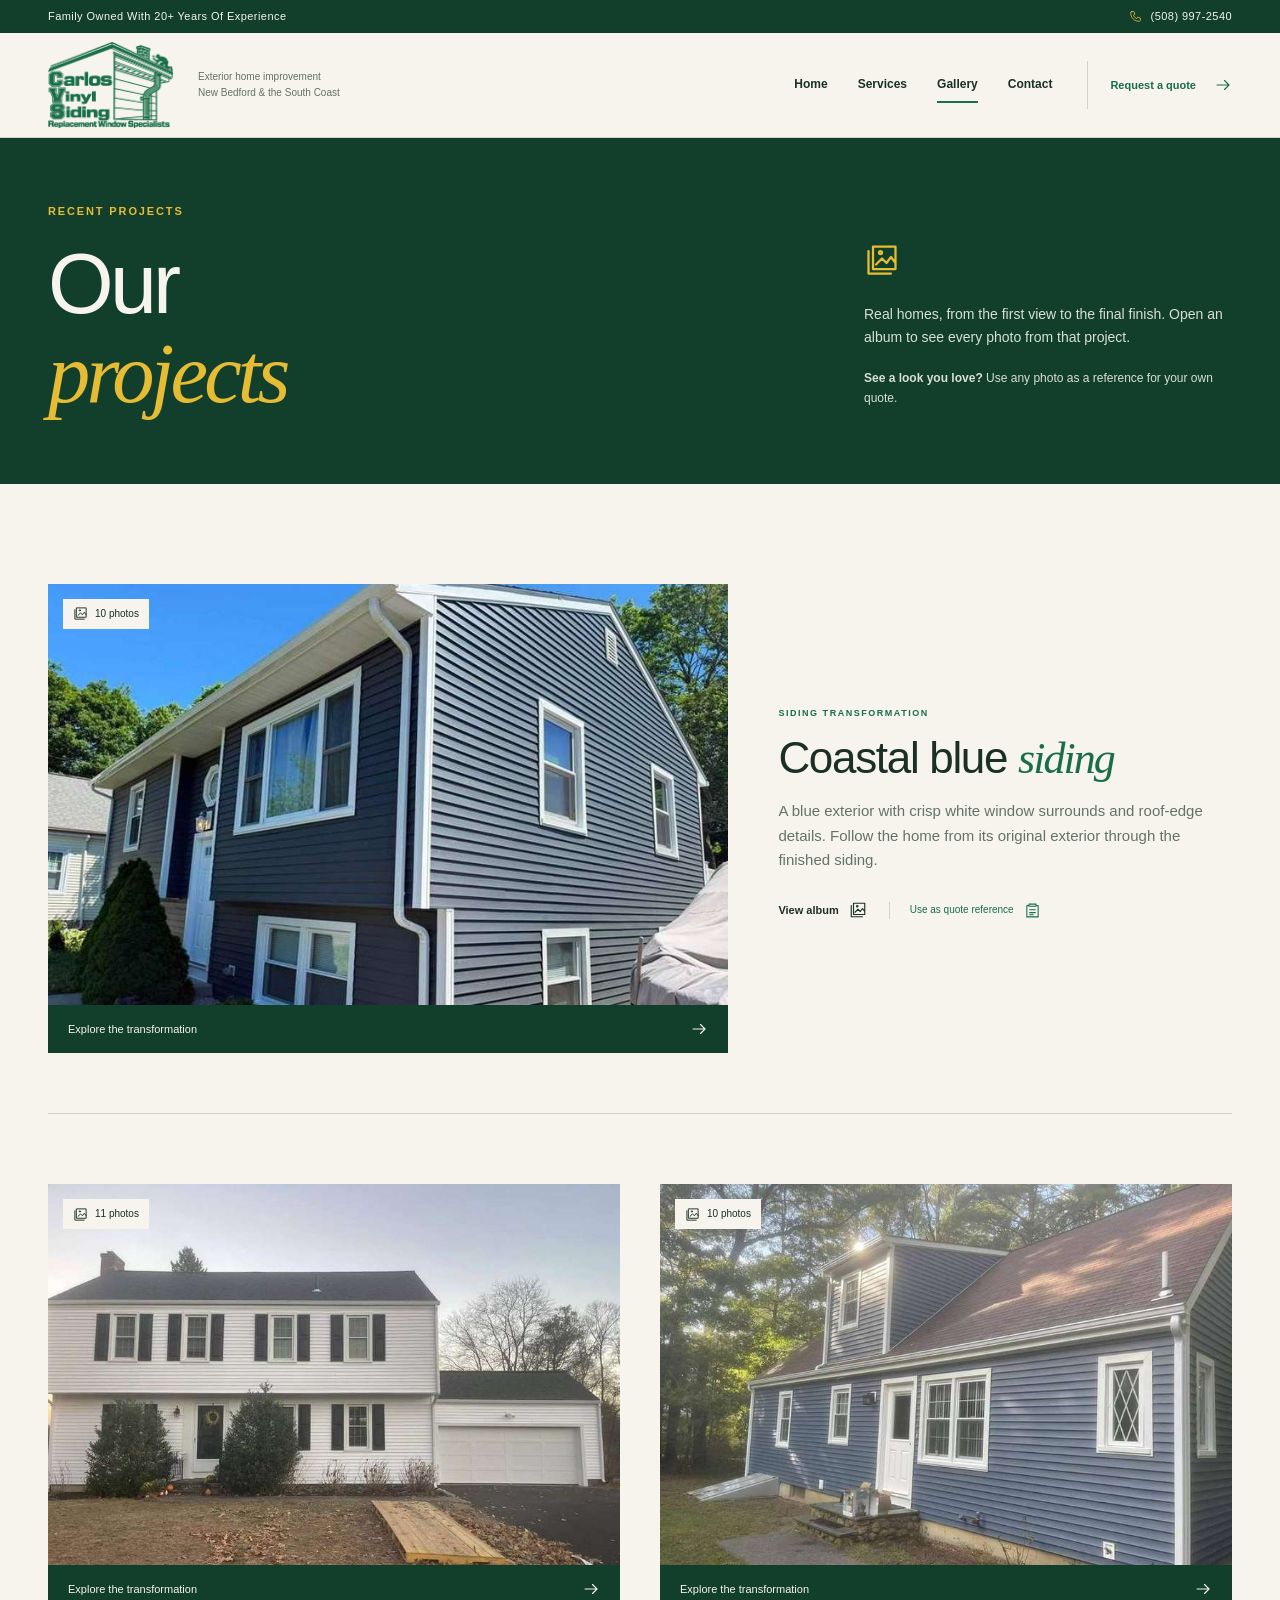
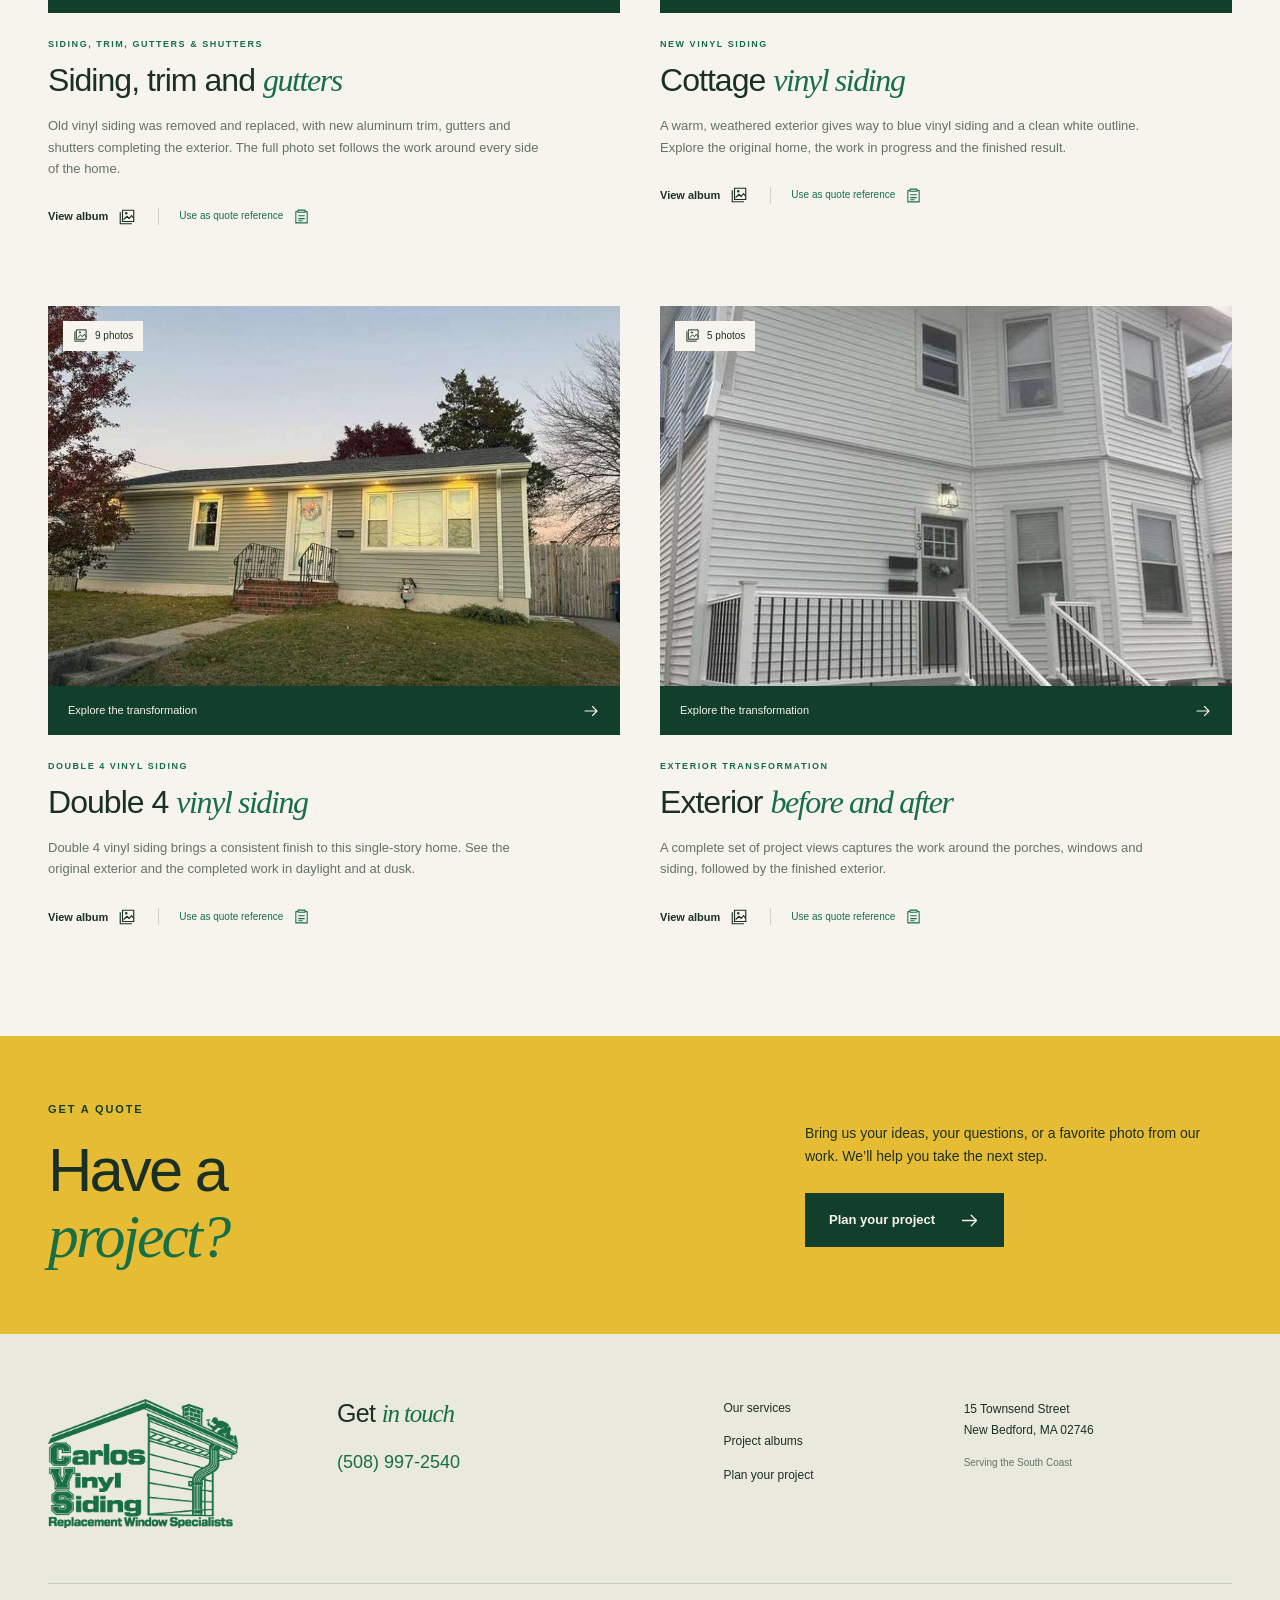
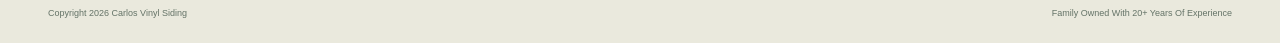
<file: gallery/index.html>
<!doctype html><html lang="en"><head><meta charset="utf-8"><meta name="viewport" content="width=device-width,initial-scale=1"><meta name="theme-color" content="#186e45"><title>Project Gallery | Carlos Vinyl Siding</title><meta name="description" content="Browse five complete exterior transformation albums with 45 project photos. Choose any photo as a visual reference for your Carlos Vinyl Siding quote."><meta property="og:type" content="website"><meta property="og:title" content="Project Gallery | Carlos Vinyl Siding"><meta property="og:description" content="Browse five complete exterior transformation albums with 45 project photos. Choose any photo as a visual reference for your Carlos Vinyl Siding quote."><meta property="og:image" content="https://carlos-vinyl-siding.vercel.app/assets/projects/coastal-blue/07.jpg"><meta property="og:url" content="https://carlos-vinyl-siding.vercel.app/gallery/"><link rel="canonical" href="https://carlos-vinyl-siding.vercel.app/gallery/"><link rel="icon" type="image/svg+xml" href="/assets/favicon.svg"><link rel="stylesheet" href="/styles.css?v=20261107c"><script src="/projects.js?v=20261107c" defer></script><script src="/script.js?v=20261107c" defer></script></head><body data-page="gallery"><a class="skip-link" href="#main">Skip to content</a><div class="local-bar"><div class="wrap"><span>Portuguese family owned. New Bedford built.</span><a href="tel:+15089972540"><svg class="icon " viewBox="0 0 24 24" fill="none" stroke="currentColor" stroke-width="1.5" stroke-linecap="round" stroke-linejoin="round" aria-hidden="true" focusable="false"><path d="M5 3h4l2 5-3 2a16 16 0 0 0 6 6l2-3 5 2v4c0 1-1 2-2 2C10 21 3 14 3 5c0-1 1-2 2-2Z"/></svg>(508) 997-2540</a></div></div><header class="header"><div class="wrap nav-wrap"><a class="brand" href="/" aria-label="Carlos Vinyl Siding home"><img src="/assets/carlos-vinyl-siding-green.png" width="2047" height="1396" alt="Carlos Vinyl Siding — Replacement Window Specialists"></a><span class="brand-note">Exterior home improvement<br>New Bedford &amp; the South Coast</span><button class="menu-button" type="button" aria-label="Open navigation" aria-expanded="false" aria-controls="navigation"><svg class="icon " viewBox="0 0 24 24" fill="none" stroke="currentColor" stroke-width="1.5" stroke-linecap="round" stroke-linejoin="round" aria-hidden="true" focusable="false"><path d="M4 6h16M4 12h16M4 18h16"/></svg><span>Menu</span></button><nav id="navigation" aria-label="Main navigation"><a href="/">Home</a><a href="/services/">Services</a><a href="/gallery/" aria-current="page">Gallery</a><a href="/contact/">Contact</a></nav><a class="header-quote" href="/contact/">Request a quote<svg class="icon " viewBox="0 0 24 24" fill="none" stroke="currentColor" stroke-width="1.5" stroke-linecap="round" stroke-linejoin="round" aria-hidden="true" focusable="false"><path d="M4 12h16m-6-6 6 6-6 6"/></svg></a></div></header><main id="main"><section class="gallery-intro"><div class="wrap"><div><p class="eyebrow">Recent projects</p><h1>Our<br><em>projects</em></h1></div><div class="gallery-intro-copy"><svg class="icon " viewBox="0 0 24 24" fill="none" stroke="currentColor" stroke-width="1.5" stroke-linecap="round" stroke-linejoin="round" aria-hidden="true" focusable="false"><path d="M6 3h15v15H6zM3 6v15h15M8 15l4-4 3 3 3-4 3 4"/><circle cx="11" cy="7" r="1"/></svg><p>Real homes, from the first view to the final finish. Open an album to see every photo from that project.</p><p><strong>See a look you love?</strong> Use any photo as a reference for your own quote.</p></div></div></section><section class="section wrap"><div class="gallery-collection"><article class="project-card featured-project" id="coastal-blue"><a class="project-cover" href="/assets/projects/coastal-blue/07.jpg" data-project="coastal-blue" data-photo="6" aria-label="Open Coastal blue album"><img src="/assets/projects/coastal-blue/07.jpg" alt="Coastal blue siding — finished exterior" loading="lazy" width="1200" height="900"><span class="photo-label"><svg class="icon " viewBox="0 0 24 24" fill="none" stroke="currentColor" stroke-width="1.5" stroke-linecap="round" stroke-linejoin="round" aria-hidden="true" focusable="false"><path d="M6 3h15v15H6zM3 6v15h15M8 15l4-4 3 3 3-4 3 4"/><circle cx="11" cy="7" r="1"/></svg>10 photos</span><span class="open-album">Explore the transformation<svg class="icon " viewBox="0 0 24 24" fill="none" stroke="currentColor" stroke-width="1.5" stroke-linecap="round" stroke-linejoin="round" aria-hidden="true" focusable="false"><path d="M4 12h16m-6-6 6 6-6 6"/></svg></span></a><div class="project-copy"><p class="eyebrow">Siding transformation</p><h2>Coastal blue <em>siding</em></h2><p>A blue exterior with crisp white window surrounds and roof-edge details. Follow the home from its original exterior through the finished siding.</p><div class="project-actions"><button class="text-button" type="button" data-project="coastal-blue" data-photo="6">View album<svg class="icon " viewBox="0 0 24 24" fill="none" stroke="currentColor" stroke-width="1.5" stroke-linecap="round" stroke-linejoin="round" aria-hidden="true" focusable="false"><path d="M6 3h15v15H6zM3 6v15h15M8 15l4-4 3 3 3-4 3 4"/><circle cx="11" cy="7" r="1"/></svg></button><a href="/contact/?reference=coastal-blue&amp;photo=6">Use as quote reference<svg class="icon " viewBox="0 0 24 24" fill="none" stroke="currentColor" stroke-width="1.5" stroke-linecap="round" stroke-linejoin="round" aria-hidden="true" focusable="false"><path d="M7 3h10v3H7zM7 5H4v16h16V5h-3M8 11h8M8 15h8M8 18h5"/></svg></a></div></div></article><article class="project-card " id="complete-exterior"><a class="project-cover" href="/assets/projects/complete-exterior/07.jpg" data-project="complete-exterior" data-photo="6" aria-label="Open Classic white album"><img src="/assets/projects/complete-exterior/07.jpg" alt="Siding, trim and gutters — finished exterior" loading="lazy" width="1200" height="900"><span class="photo-label"><svg class="icon " viewBox="0 0 24 24" fill="none" stroke="currentColor" stroke-width="1.5" stroke-linecap="round" stroke-linejoin="round" aria-hidden="true" focusable="false"><path d="M6 3h15v15H6zM3 6v15h15M8 15l4-4 3 3 3-4 3 4"/><circle cx="11" cy="7" r="1"/></svg>11 photos</span><span class="open-album">Explore the transformation<svg class="icon " viewBox="0 0 24 24" fill="none" stroke="currentColor" stroke-width="1.5" stroke-linecap="round" stroke-linejoin="round" aria-hidden="true" focusable="false"><path d="M4 12h16m-6-6 6 6-6 6"/></svg></span></a><div class="project-copy"><p class="eyebrow">Siding, trim, gutters & shutters</p><h2>Siding, trim and <em>gutters</em></h2><p>Old vinyl siding was removed and replaced, with new aluminum trim, gutters and shutters completing the exterior. The full photo set follows the work around every side of the home.</p><div class="project-actions"><button class="text-button" type="button" data-project="complete-exterior" data-photo="6">View album<svg class="icon " viewBox="0 0 24 24" fill="none" stroke="currentColor" stroke-width="1.5" stroke-linecap="round" stroke-linejoin="round" aria-hidden="true" focusable="false"><path d="M6 3h15v15H6zM3 6v15h15M8 15l4-4 3 3 3-4 3 4"/><circle cx="11" cy="7" r="1"/></svg></button><a href="/contact/?reference=complete-exterior&amp;photo=6">Use as quote reference<svg class="icon " viewBox="0 0 24 24" fill="none" stroke="currentColor" stroke-width="1.5" stroke-linecap="round" stroke-linejoin="round" aria-hidden="true" focusable="false"><path d="M7 3h10v3H7zM7 5H4v16h16V5h-3M8 11h8M8 15h8M8 18h5"/></svg></a></div></div></article><article class="project-card " id="vinyl-revival"><a class="project-cover" href="/assets/projects/vinyl-revival/10.jpg" data-project="vinyl-revival" data-photo="9" aria-label="Open Cottage renewal album"><img src="/assets/projects/vinyl-revival/10.jpg" alt="Cottage vinyl siding — finished exterior" loading="lazy" width="1200" height="900"><span class="photo-label"><svg class="icon " viewBox="0 0 24 24" fill="none" stroke="currentColor" stroke-width="1.5" stroke-linecap="round" stroke-linejoin="round" aria-hidden="true" focusable="false"><path d="M6 3h15v15H6zM3 6v15h15M8 15l4-4 3 3 3-4 3 4"/><circle cx="11" cy="7" r="1"/></svg>10 photos</span><span class="open-album">Explore the transformation<svg class="icon " viewBox="0 0 24 24" fill="none" stroke="currentColor" stroke-width="1.5" stroke-linecap="round" stroke-linejoin="round" aria-hidden="true" focusable="false"><path d="M4 12h16m-6-6 6 6-6 6"/></svg></span></a><div class="project-copy"><p class="eyebrow">New vinyl siding</p><h2>Cottage <em>vinyl siding</em></h2><p>A warm, weathered exterior gives way to blue vinyl siding and a clean white outline. Explore the original home, the work in progress and the finished result.</p><div class="project-actions"><button class="text-button" type="button" data-project="vinyl-revival" data-photo="9">View album<svg class="icon " viewBox="0 0 24 24" fill="none" stroke="currentColor" stroke-width="1.5" stroke-linecap="round" stroke-linejoin="round" aria-hidden="true" focusable="false"><path d="M6 3h15v15H6zM3 6v15h15M8 15l4-4 3 3 3-4 3 4"/><circle cx="11" cy="7" r="1"/></svg></button><a href="/contact/?reference=vinyl-revival&amp;photo=9">Use as quote reference<svg class="icon " viewBox="0 0 24 24" fill="none" stroke="currentColor" stroke-width="1.5" stroke-linecap="round" stroke-linejoin="round" aria-hidden="true" focusable="false"><path d="M7 3h10v3H7zM7 5H4v16h16V5h-3M8 11h8M8 15h8M8 18h5"/></svg></a></div></div></article><article class="project-card " id="double-four"><a class="project-cover" href="/assets/projects/double-four/09.jpg" data-project="double-four" data-photo="8" aria-label="Open Double 4 siding album"><img src="/assets/projects/double-four/09.jpg" alt="Double 4 vinyl siding — finished exterior" loading="lazy" width="1200" height="900"><span class="photo-label"><svg class="icon " viewBox="0 0 24 24" fill="none" stroke="currentColor" stroke-width="1.5" stroke-linecap="round" stroke-linejoin="round" aria-hidden="true" focusable="false"><path d="M6 3h15v15H6zM3 6v15h15M8 15l4-4 3 3 3-4 3 4"/><circle cx="11" cy="7" r="1"/></svg>9 photos</span><span class="open-album">Explore the transformation<svg class="icon " viewBox="0 0 24 24" fill="none" stroke="currentColor" stroke-width="1.5" stroke-linecap="round" stroke-linejoin="round" aria-hidden="true" focusable="false"><path d="M4 12h16m-6-6 6 6-6 6"/></svg></span></a><div class="project-copy"><p class="eyebrow">Double 4 vinyl siding</p><h2>Double 4 <em>vinyl siding</em></h2><p>Double 4 vinyl siding brings a consistent finish to this single-story home. See the original exterior and the completed work in daylight and at dusk.</p><div class="project-actions"><button class="text-button" type="button" data-project="double-four" data-photo="8">View album<svg class="icon " viewBox="0 0 24 24" fill="none" stroke="currentColor" stroke-width="1.5" stroke-linecap="round" stroke-linejoin="round" aria-hidden="true" focusable="false"><path d="M6 3h15v15H6zM3 6v15h15M8 15l4-4 3 3 3-4 3 4"/><circle cx="11" cy="7" r="1"/></svg></button><a href="/contact/?reference=double-four&amp;photo=8">Use as quote reference<svg class="icon " viewBox="0 0 24 24" fill="none" stroke="currentColor" stroke-width="1.5" stroke-linecap="round" stroke-linejoin="round" aria-hidden="true" focusable="false"><path d="M7 3h10v3H7zM7 5H4v16h16V5h-3M8 11h8M8 15h8M8 18h5"/></svg></a></div></div></article><article class="project-card " id="neighborhood-renewal"><a class="project-cover" href="/assets/projects/neighborhood-renewal/05.jpg" data-project="neighborhood-renewal" data-photo="4" aria-label="Open Neighborhood renewal album"><img src="/assets/projects/neighborhood-renewal/05.jpg" alt="Exterior before and after — finished exterior" loading="lazy" width="1200" height="900"><span class="photo-label"><svg class="icon " viewBox="0 0 24 24" fill="none" stroke="currentColor" stroke-width="1.5" stroke-linecap="round" stroke-linejoin="round" aria-hidden="true" focusable="false"><path d="M6 3h15v15H6zM3 6v15h15M8 15l4-4 3 3 3-4 3 4"/><circle cx="11" cy="7" r="1"/></svg>5 photos</span><span class="open-album">Explore the transformation<svg class="icon " viewBox="0 0 24 24" fill="none" stroke="currentColor" stroke-width="1.5" stroke-linecap="round" stroke-linejoin="round" aria-hidden="true" focusable="false"><path d="M4 12h16m-6-6 6 6-6 6"/></svg></span></a><div class="project-copy"><p class="eyebrow">Exterior transformation</p><h2>Exterior <em>before and after</em></h2><p>A complete set of project views captures the work around the porches, windows and siding, followed by the finished exterior.</p><div class="project-actions"><button class="text-button" type="button" data-project="neighborhood-renewal" data-photo="4">View album<svg class="icon " viewBox="0 0 24 24" fill="none" stroke="currentColor" stroke-width="1.5" stroke-linecap="round" stroke-linejoin="round" aria-hidden="true" focusable="false"><path d="M6 3h15v15H6zM3 6v15h15M8 15l4-4 3 3 3-4 3 4"/><circle cx="11" cy="7" r="1"/></svg></button><a href="/contact/?reference=neighborhood-renewal&amp;photo=4">Use as quote reference<svg class="icon " viewBox="0 0 24 24" fill="none" stroke="currentColor" stroke-width="1.5" stroke-linecap="round" stroke-linejoin="round" aria-hidden="true" focusable="false"><path d="M7 3h10v3H7zM7 5H4v16h16V5h-3M8 11h8M8 15h8M8 18h5"/></svg></a></div></div></article></div></section><section class="invitation"><div class="wrap"><div><p class="eyebrow">Get a quote</p><h2>Have a<br><em>project?</em></h2></div><div><p>Bring us your ideas, your questions, or a favorite photo from our work. We’ll help you take the next step.</p><a class="button yellow" href="/contact/">Plan your project<svg class="icon " viewBox="0 0 24 24" fill="none" stroke="currentColor" stroke-width="1.5" stroke-linecap="round" stroke-linejoin="round" aria-hidden="true" focusable="false"><path d="M4 12h16m-6-6 6 6-6 6"/></svg></a></div></div></section></main><footer class="footer"><div class="wrap footer-grid"><a class="footer-brand" href="/" aria-label="Carlos Vinyl Siding home"><img src="/assets/carlos-vinyl-siding-green.png" width="2047" height="1396" alt="Carlos Vinyl Siding — Replacement Window Specialists"></a><div><h2>Get <em>in touch</em></h2><a class="footer-phone" href="tel:+15089972540">(508) 997-2540</a></div><div class="footer-links"><a href="/services/">Our services</a><a href="/gallery/">Project albums</a><a href="/contact/">Plan your project</a></div><address>15 Townsend Street<br>New Bedford, MA 02746<br><span>Serving the South Coast</span></address></div><div class="wrap footer-bottom"><span>Copyright <span data-year>2026</span> Carlos Vinyl Siding</span><span>Portuguese roots. Local pride.</span></div></footer><dialog id="photo-viewer" aria-labelledby="viewer-title"><div class="viewer-layout"><div class="viewer-toolbar"><div><p class="eyebrow" id="viewer-category"></p><h2 id="viewer-title"></h2></div><button class="icon-button close-viewer" type="button" aria-label="Close photo gallery"><svg class="icon " viewBox="0 0 24 24" fill="none" stroke="currentColor" stroke-width="1.5" stroke-linecap="round" stroke-linejoin="round" aria-hidden="true" focusable="false"><path d="m6 6 12 12M18 6 6 18"/></svg></button></div><div class="viewer-main"><button class="photo-nav previous" aria-label="Previous photo" type="button"><svg class="icon " viewBox="0 0 24 24" fill="none" stroke="currentColor" stroke-width="1.5" stroke-linecap="round" stroke-linejoin="round" aria-hidden="true" focusable="false"><path d="m9 5 7 7-7 7"/></svg></button><figure><img id="viewer-image" alt=""><figcaption><span id="viewer-stage"></span><span id="viewer-count" aria-live="polite"></span></figcaption></figure><button class="photo-nav next" aria-label="Next photo" type="button"><svg class="icon " viewBox="0 0 24 24" fill="none" stroke="currentColor" stroke-width="1.5" stroke-linecap="round" stroke-linejoin="round" aria-hidden="true" focusable="false"><path d="m9 5 7 7-7 7"/></svg></button></div><div class="viewer-thumbs" aria-label="Project photos"></div><div class="viewer-bottom"><label class="album-select">Explore another project<select id="viewer-project"></select></label><div><p>This exact photo can be included in your quote request.</p><button class="button primary" id="use-photo" type="button">Use this photo for my quote<svg class="icon " viewBox="0 0 24 24" fill="none" stroke="currentColor" stroke-width="1.5" stroke-linecap="round" stroke-linejoin="round" aria-hidden="true" focusable="false"><path d="M7 3h10v3H7zM7 5H4v16h16V5h-3M8 11h8M8 15h8M8 18h5"/></svg></button></div></div></div></dialog></body></html>
</file>
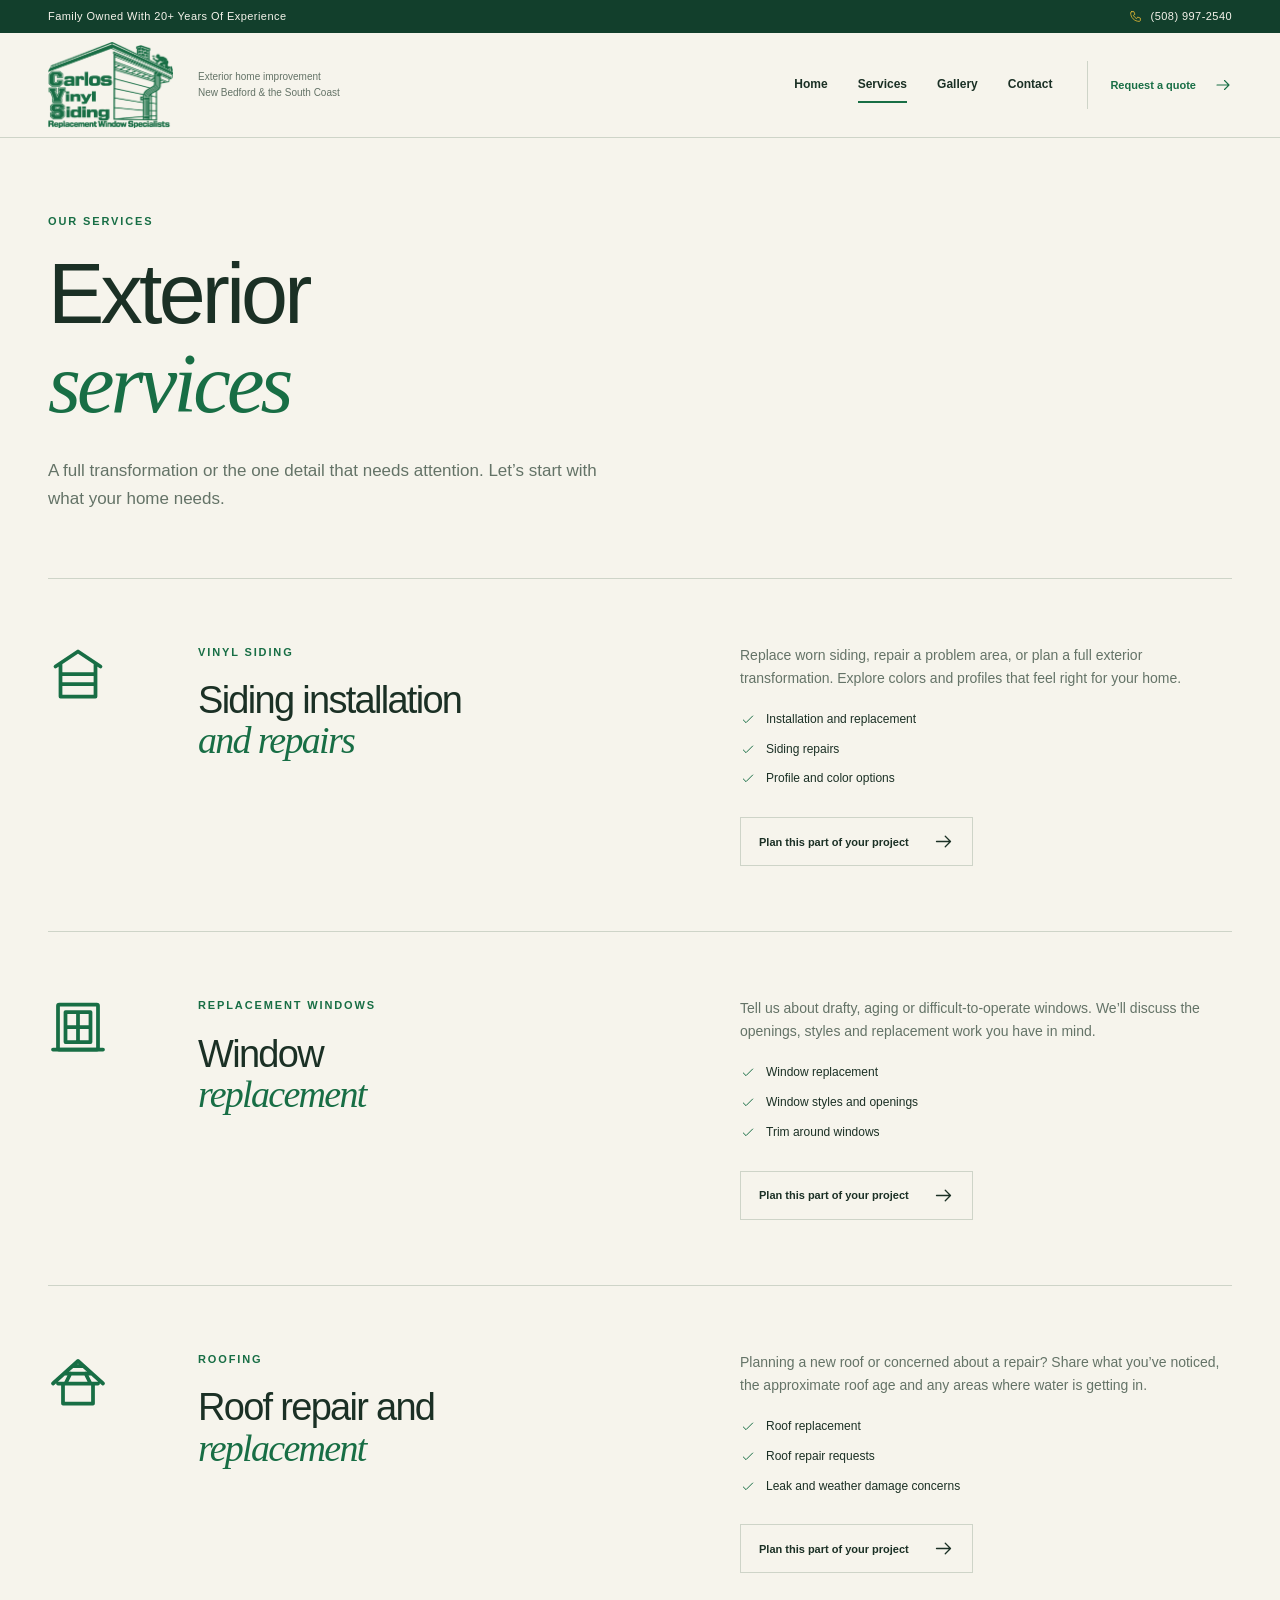
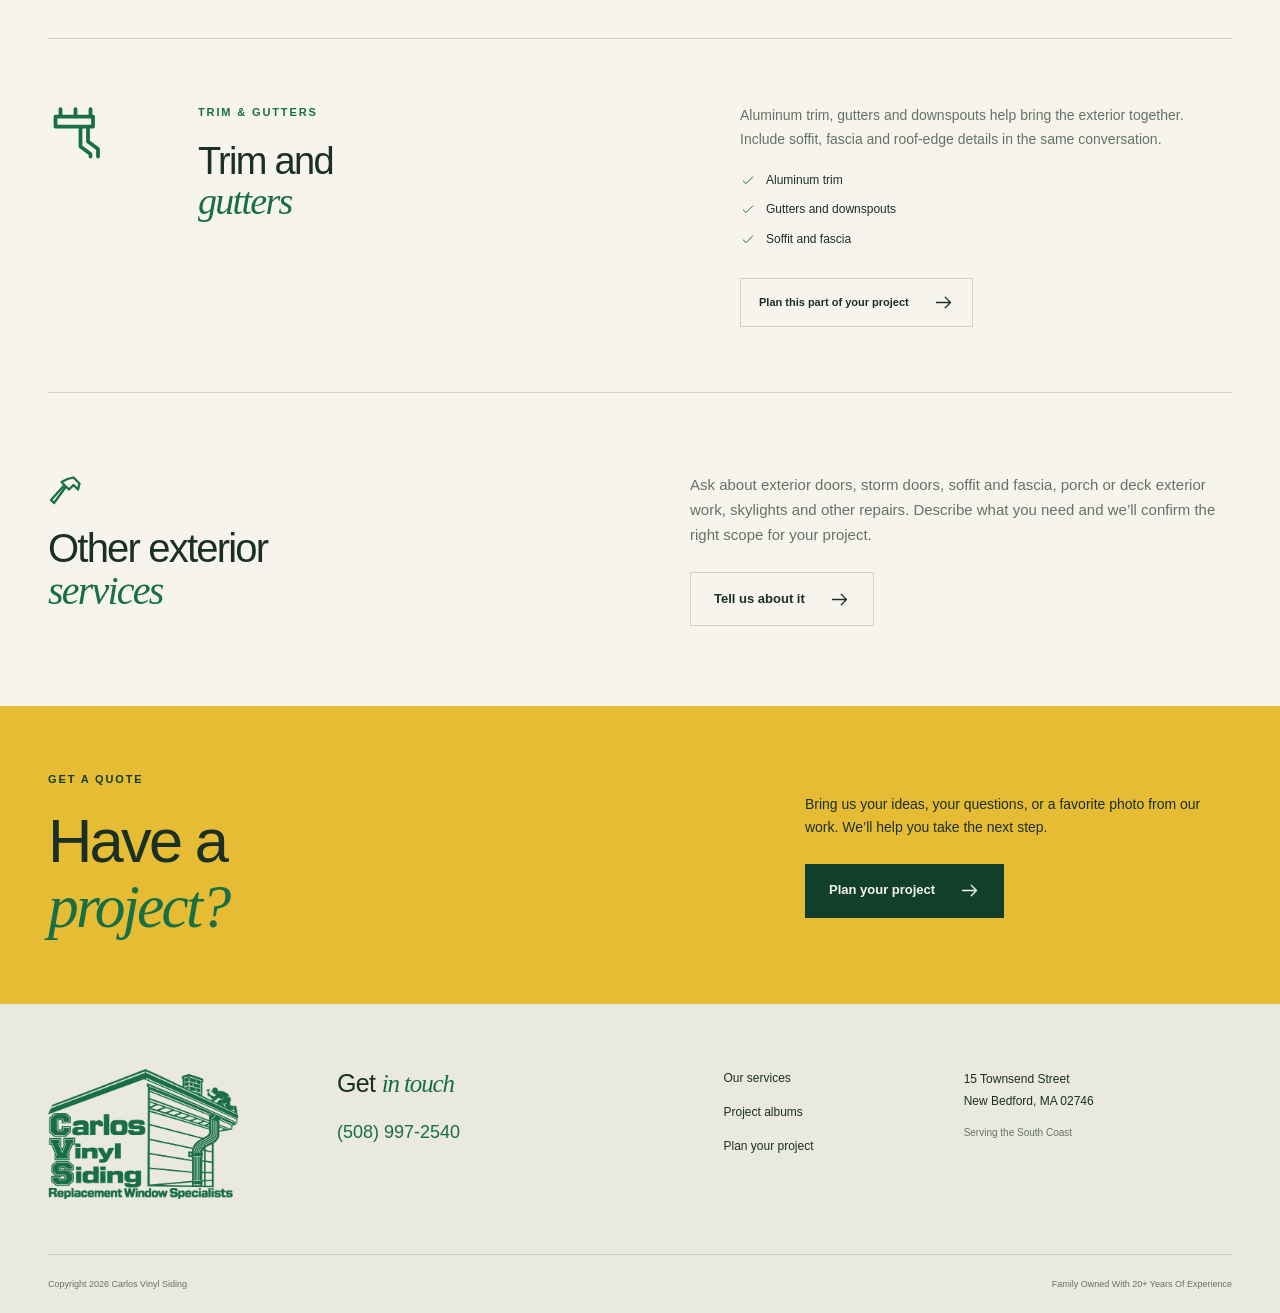
<file: services/index.html>
<!doctype html><html lang="en"><head><meta charset="utf-8"><meta name="viewport" content="width=device-width,initial-scale=1"><meta name="theme-color" content="#186e45"><title>Exterior Services | Carlos Vinyl Siding, New Bedford</title><meta name="description" content="Explore vinyl siding, replacement windows, roofing, trim, gutters and related exterior home improvement services for New Bedford and the South Coast."><meta property="og:type" content="website"><meta property="og:title" content="Exterior Services | Carlos Vinyl Siding, New Bedford"><meta property="og:description" content="Explore vinyl siding, replacement windows, roofing, trim, gutters and related exterior home improvement services for New Bedford and the South Coast."><meta property="og:image" content="https://carlos-vinyl-siding.vercel.app/assets/projects/coastal-blue/07.jpg"><meta property="og:url" content="https://carlos-vinyl-siding.vercel.app/services/"><link rel="canonical" href="https://carlos-vinyl-siding.vercel.app/services/"><link rel="icon" type="image/svg+xml" href="/assets/favicon.svg"><link rel="stylesheet" href="/styles.css?v=20261107c"><script src="/projects.js?v=20261107c" defer></script><script src="/script.js?v=20261107c" defer></script></head><body data-page="services"><a class="skip-link" href="#main">Skip to content</a><div class="local-bar"><div class="wrap"><span>Portuguese family owned. New Bedford built.</span><a href="tel:+15089972540"><svg class="icon " viewBox="0 0 24 24" fill="none" stroke="currentColor" stroke-width="1.5" stroke-linecap="round" stroke-linejoin="round" aria-hidden="true" focusable="false"><path d="M5 3h4l2 5-3 2a16 16 0 0 0 6 6l2-3 5 2v4c0 1-1 2-2 2C10 21 3 14 3 5c0-1 1-2 2-2Z"/></svg>(508) 997-2540</a></div></div><header class="header"><div class="wrap nav-wrap"><a class="brand" href="/" aria-label="Carlos Vinyl Siding home"><img src="/assets/carlos-vinyl-siding-green.png" width="2047" height="1396" alt="Carlos Vinyl Siding — Replacement Window Specialists"></a><span class="brand-note">Exterior home improvement<br>New Bedford &amp; the South Coast</span><button class="menu-button" type="button" aria-label="Open navigation" aria-expanded="false" aria-controls="navigation"><svg class="icon " viewBox="0 0 24 24" fill="none" stroke="currentColor" stroke-width="1.5" stroke-linecap="round" stroke-linejoin="round" aria-hidden="true" focusable="false"><path d="M4 6h16M4 12h16M4 18h16"/></svg><span>Menu</span></button><nav id="navigation" aria-label="Main navigation"><a href="/">Home</a><a href="/services/" aria-current="page">Services</a><a href="/gallery/">Gallery</a><a href="/contact/">Contact</a></nav><a class="header-quote" href="/contact/">Request a quote<svg class="icon " viewBox="0 0 24 24" fill="none" stroke="currentColor" stroke-width="1.5" stroke-linecap="round" stroke-linejoin="round" aria-hidden="true" focusable="false"><path d="M4 12h16m-6-6 6 6-6 6"/></svg></a></div></header><main id="main"><section class="page-intro wrap"><p class="eyebrow">Our services</p><h1>Exterior<br><em>services</em></h1><p class="intro-copy">A full transformation or the one detail that needs attention. Let’s start with what your home needs.</p></section><section class="services-list wrap"><article class="service-row" id="siding"><div class="service-row-icon"><svg class="icon " viewBox="0 0 24 24" fill="none" stroke="currentColor" stroke-width="1.5" stroke-linecap="round" stroke-linejoin="round" aria-hidden="true" focusable="false"><path d="m3 9 9-6 9 6M5 8v13h14V8M5 12h14M5 16h14"/></svg></div><div><p class="eyebrow">Vinyl siding</p><h2>Siding installation<br><em>and repairs</em></h2></div><div><p>Replace worn siding, repair a problem area, or plan a full exterior transformation. Explore colors and profiles that feel right for your home.</p><ul class="plain-list"><li><svg class="icon " viewBox="0 0 24 24" fill="none" stroke="currentColor" stroke-width="1.5" stroke-linecap="round" stroke-linejoin="round" aria-hidden="true" focusable="false"><path d="m5 12 4 4L19 6"/></svg>Installation and replacement</li><li><svg class="icon " viewBox="0 0 24 24" fill="none" stroke="currentColor" stroke-width="1.5" stroke-linecap="round" stroke-linejoin="round" aria-hidden="true" focusable="false"><path d="m5 12 4 4L19 6"/></svg>Siding repairs</li><li><svg class="icon " viewBox="0 0 24 24" fill="none" stroke="currentColor" stroke-width="1.5" stroke-linecap="round" stroke-linejoin="round" aria-hidden="true" focusable="false"><path d="m5 12 4 4L19 6"/></svg>Profile and color options</li></ul><a class="button outline" href="/contact/?service=siding">Plan this part of your project<svg class="icon " viewBox="0 0 24 24" fill="none" stroke="currentColor" stroke-width="1.5" stroke-linecap="round" stroke-linejoin="round" aria-hidden="true" focusable="false"><path d="M4 12h16m-6-6 6 6-6 6"/></svg></a></div></article><article class="service-row" id="windows"><div class="service-row-icon"><svg class="icon " viewBox="0 0 24 24" fill="none" stroke="currentColor" stroke-width="1.5" stroke-linecap="round" stroke-linejoin="round" aria-hidden="true" focusable="false"><rect x="4" y="3" width="16" height="18" rx=".5"/><path d="M7 6h10v12H7zM12 6v12M7 12h10M2 21h20"/></svg></div><div><p class="eyebrow">Replacement windows</p><h2>Window<br><em>replacement</em></h2></div><div><p>Tell us about drafty, aging or difficult-to-operate windows. We’ll discuss the openings, styles and replacement work you have in mind.</p><ul class="plain-list"><li><svg class="icon " viewBox="0 0 24 24" fill="none" stroke="currentColor" stroke-width="1.5" stroke-linecap="round" stroke-linejoin="round" aria-hidden="true" focusable="false"><path d="m5 12 4 4L19 6"/></svg>Window replacement</li><li><svg class="icon " viewBox="0 0 24 24" fill="none" stroke="currentColor" stroke-width="1.5" stroke-linecap="round" stroke-linejoin="round" aria-hidden="true" focusable="false"><path d="m5 12 4 4L19 6"/></svg>Window styles and openings</li><li><svg class="icon " viewBox="0 0 24 24" fill="none" stroke="currentColor" stroke-width="1.5" stroke-linecap="round" stroke-linejoin="round" aria-hidden="true" focusable="false"><path d="m5 12 4 4L19 6"/></svg>Trim around windows</li></ul><a class="button outline" href="/contact/?service=windows">Plan this part of your project<svg class="icon " viewBox="0 0 24 24" fill="none" stroke="currentColor" stroke-width="1.5" stroke-linecap="round" stroke-linejoin="round" aria-hidden="true" focusable="false"><path d="M4 12h16m-6-6 6 6-6 6"/></svg></a></div></article><article class="service-row" id="roofing"><div class="service-row-icon"><svg class="icon " viewBox="0 0 24 24" fill="none" stroke="currentColor" stroke-width="1.5" stroke-linecap="round" stroke-linejoin="round" aria-hidden="true" focusable="false"><path d="m2 13 10-9 10 9M4 13h16M6 13v8h12v-8M7 9h10M10 6h4M9 9l-2 4m8-4 2 4"/></svg></div><div><p class="eyebrow">Roofing</p><h2>Roof repair and<br><em>replacement</em></h2></div><div><p>Planning a new roof or concerned about a repair? Share what you’ve noticed, the approximate roof age and any areas where water is getting in.</p><ul class="plain-list"><li><svg class="icon " viewBox="0 0 24 24" fill="none" stroke="currentColor" stroke-width="1.5" stroke-linecap="round" stroke-linejoin="round" aria-hidden="true" focusable="false"><path d="m5 12 4 4L19 6"/></svg>Roof replacement</li><li><svg class="icon " viewBox="0 0 24 24" fill="none" stroke="currentColor" stroke-width="1.5" stroke-linecap="round" stroke-linejoin="round" aria-hidden="true" focusable="false"><path d="m5 12 4 4L19 6"/></svg>Roof repair requests</li><li><svg class="icon " viewBox="0 0 24 24" fill="none" stroke="currentColor" stroke-width="1.5" stroke-linecap="round" stroke-linejoin="round" aria-hidden="true" focusable="false"><path d="m5 12 4 4L19 6"/></svg>Leak and weather damage concerns</li></ul><a class="button outline" href="/contact/?service=roofing">Plan this part of your project<svg class="icon " viewBox="0 0 24 24" fill="none" stroke="currentColor" stroke-width="1.5" stroke-linecap="round" stroke-linejoin="round" aria-hidden="true" focusable="false"><path d="M4 12h16m-6-6 6 6-6 6"/></svg></a></div></article><article class="service-row" id="gutters"><div class="service-row-icon"><svg class="icon " viewBox="0 0 24 24" fill="none" stroke="currentColor" stroke-width="1.5" stroke-linecap="round" stroke-linejoin="round" aria-hidden="true" focusable="false"><path d="M3 5h15v4H3zM16 9v6l4 3v3M13 9v8l4 3v1M5 2v3M11 2v3M17 2v3"/></svg></div><div><p class="eyebrow">Trim & gutters</p><h2>Trim and<br><em>gutters</em></h2></div><div><p>Aluminum trim, gutters and downspouts help bring the exterior together. Include soffit, fascia and roof-edge details in the same conversation.</p><ul class="plain-list"><li><svg class="icon " viewBox="0 0 24 24" fill="none" stroke="currentColor" stroke-width="1.5" stroke-linecap="round" stroke-linejoin="round" aria-hidden="true" focusable="false"><path d="m5 12 4 4L19 6"/></svg>Aluminum trim</li><li><svg class="icon " viewBox="0 0 24 24" fill="none" stroke="currentColor" stroke-width="1.5" stroke-linecap="round" stroke-linejoin="round" aria-hidden="true" focusable="false"><path d="m5 12 4 4L19 6"/></svg>Gutters and downspouts</li><li><svg class="icon " viewBox="0 0 24 24" fill="none" stroke="currentColor" stroke-width="1.5" stroke-linecap="round" stroke-linejoin="round" aria-hidden="true" focusable="false"><path d="m5 12 4 4L19 6"/></svg>Soffit and fascia</li></ul><a class="button outline" href="/contact/?service=gutters">Plan this part of your project<svg class="icon " viewBox="0 0 24 24" fill="none" stroke="currentColor" stroke-width="1.5" stroke-linecap="round" stroke-linejoin="round" aria-hidden="true" focusable="false"><path d="M4 12h16m-6-6 6 6-6 6"/></svg></a></div></article></section><section class="related-work wrap"><div><svg class="icon " viewBox="0 0 24 24" fill="none" stroke="currentColor" stroke-width="1.5" stroke-linecap="round" stroke-linejoin="round" aria-hidden="true" focusable="false"><path d="m13 4 4-1 4 4-1 4-3-3-3 3-2-2-8 11-2-2 9-10-2-2 4-2Z"/></svg><h2>Other exterior<br><em>services</em></h2></div><div><p>Ask about exterior doors, storm doors, soffit and fascia, porch or deck exterior work, skylights and other repairs. Describe what you need and we’ll confirm the right scope for your project.</p><a class="button outline" href="/contact/?service=other">Tell us about it<svg class="icon " viewBox="0 0 24 24" fill="none" stroke="currentColor" stroke-width="1.5" stroke-linecap="round" stroke-linejoin="round" aria-hidden="true" focusable="false"><path d="M4 12h16m-6-6 6 6-6 6"/></svg></a></div></section><section class="invitation"><div class="wrap"><div><p class="eyebrow">Get a quote</p><h2>Have a<br><em>project?</em></h2></div><div><p>Bring us your ideas, your questions, or a favorite photo from our work. We’ll help you take the next step.</p><a class="button yellow" href="/contact/">Plan your project<svg class="icon " viewBox="0 0 24 24" fill="none" stroke="currentColor" stroke-width="1.5" stroke-linecap="round" stroke-linejoin="round" aria-hidden="true" focusable="false"><path d="M4 12h16m-6-6 6 6-6 6"/></svg></a></div></div></section></main><footer class="footer"><div class="wrap footer-grid"><a class="footer-brand" href="/" aria-label="Carlos Vinyl Siding home"><img src="/assets/carlos-vinyl-siding-green.png" width="2047" height="1396" alt="Carlos Vinyl Siding — Replacement Window Specialists"></a><div><h2>Get <em>in touch</em></h2><a class="footer-phone" href="tel:+15089972540">(508) 997-2540</a></div><div class="footer-links"><a href="/services/">Our services</a><a href="/gallery/">Project albums</a><a href="/contact/">Plan your project</a></div><address>15 Townsend Street<br>New Bedford, MA 02746<br><span>Serving the South Coast</span></address></div><div class="wrap footer-bottom"><span>Copyright <span data-year>2026</span> Carlos Vinyl Siding</span><span>Portuguese roots. Local pride.</span></div></footer><dialog id="photo-viewer" aria-labelledby="viewer-title"><div class="viewer-layout"><div class="viewer-toolbar"><div><p class="eyebrow" id="viewer-category"></p><h2 id="viewer-title"></h2></div><button class="icon-button close-viewer" type="button" aria-label="Close photo gallery"><svg class="icon " viewBox="0 0 24 24" fill="none" stroke="currentColor" stroke-width="1.5" stroke-linecap="round" stroke-linejoin="round" aria-hidden="true" focusable="false"><path d="m6 6 12 12M18 6 6 18"/></svg></button></div><div class="viewer-main"><button class="photo-nav previous" aria-label="Previous photo" type="button"><svg class="icon " viewBox="0 0 24 24" fill="none" stroke="currentColor" stroke-width="1.5" stroke-linecap="round" stroke-linejoin="round" aria-hidden="true" focusable="false"><path d="m9 5 7 7-7 7"/></svg></button><figure><img id="viewer-image" alt=""><figcaption><span id="viewer-stage"></span><span id="viewer-count" aria-live="polite"></span></figcaption></figure><button class="photo-nav next" aria-label="Next photo" type="button"><svg class="icon " viewBox="0 0 24 24" fill="none" stroke="currentColor" stroke-width="1.5" stroke-linecap="round" stroke-linejoin="round" aria-hidden="true" focusable="false"><path d="m9 5 7 7-7 7"/></svg></button></div><div class="viewer-thumbs" aria-label="Project photos"></div><div class="viewer-bottom"><label class="album-select">Explore another project<select id="viewer-project"></select></label><div><p>This exact photo can be included in your quote request.</p><button class="button primary" id="use-photo" type="button">Use this photo for my quote<svg class="icon " viewBox="0 0 24 24" fill="none" stroke="currentColor" stroke-width="1.5" stroke-linecap="round" stroke-linejoin="round" aria-hidden="true" focusable="false"><path d="M7 3h10v3H7zM7 5H4v16h16V5h-3M8 11h8M8 15h8M8 18h5"/></svg></button></div></div></div></dialog></body></html>
</file>
<file: styles.css>
:root{--paper:#f6f4ec;--cream:#eae9dd;--white:#fffef9;--ink:#1b3025;--muted:#647367;--line:#ced4c8;--green:#186e45;--forest:#123f2c;--gold:#e7bc35;--sans:Arial,Helvetica,sans-serif;--serif:Georgia,'Times New Roman',serif}
*{box-sizing:border-box}html{scroll-behavior:smooth;scroll-padding-top:120px}body{margin:0;background:var(--paper);color:var(--ink);font-family:var(--sans);font-size:16px;line-height:1.65;-webkit-font-smoothing:antialiased}body.modal-open{overflow:hidden}button,input,select,textarea{font:inherit}button,a,input,select,textarea{-webkit-tap-highlight-color:transparent}button,a{touch-action:manipulation}button{cursor:pointer;color:inherit}a{color:inherit;text-decoration:none}img{max-width:100%;height:auto;display:block}svg{display:block}h1,h2,h3,p,figure{margin:0}h1,h2,h3{line-height:1.06;font-weight:500;letter-spacing:-.045em}h1{font-size:clamp(54px,6.6vw,96px)}h2{font-size:clamp(36px,4.3vw,58px)}h3{font-size:30px}em{font-family:var(--serif);font-weight:400;letter-spacing:-.045em;color:var(--green)}p{max-width:68ch}p+p{margin-top:20px}::selection{color:var(--forest);background:var(--gold)}[hidden]{display:none!important}:focus-visible{outline:3px solid var(--green);outline-offset:5px}.wrap{width:min(1280px,calc(100% - 96px));margin-inline:auto}.section{padding-block:100px}.eyebrow{font-size:11px;line-height:1.5;text-transform:uppercase;letter-spacing:.17em;font-weight:700;color:var(--green);margin-bottom:20px}.icon{width:24px;height:24px;flex-shrink:0}.button{display:inline-flex;min-height:54px;align-items:center;justify-content:center;gap:24px;padding:15px 23px;border:1px solid transparent;border-radius:0;font-size:13px;font-weight:600;line-height:1.3;transition:background .2s,transform .2s,color .2s}.button .icon{width:21px;height:21px}.button:hover{transform:translateY(-2px)}.primary{background:var(--green);color:var(--white)}.primary:hover{background:var(--forest)}.outline{border-color:var(--line);background:transparent}.outline:hover{background:var(--cream);border-color:var(--green)}.yellow{background:var(--gold);color:var(--forest)}.yellow:hover{background:#f5d062}.text-link,.text-button{display:inline-flex;align-items:center;gap:15px;font-size:13px;font-weight:600}.text-button{border:0;padding:10px 0;background:none}.text-link{padding-bottom:8px;border-bottom:1px solid currentColor}.text-link:hover,.text-button:hover{color:var(--green)}.skip-link{position:fixed;left:16px;top:-100px;background:var(--forest);color:white;padding:12px 24px;z-index:150}.skip-link:focus{top:12px}.local-bar{background:var(--forest);color:var(--paper);font-size:11px;letter-spacing:.04em}.local-bar .wrap{min-height:33px;display:flex;justify-content:space-between;align-items:center;gap:20px}.local-bar a{display:flex;align-items:center;gap:9px}.local-bar .icon{width:13px;height:13px;color:var(--gold)}.header{position:sticky;top:0;z-index:30;border-bottom:1px solid var(--line);background:rgba(246,244,236,.97);backdrop-filter:blur(12px)}.nav-wrap{display:flex;align-items:center;min-height:104px;gap:25px}.brand{width:125px;flex:0 0 125px;padding:7px 0}.brand img{width:125px;height:auto}.brand-note{font-size:10px;line-height:1.6;color:var(--muted);max-width:180px}.header nav{display:flex;gap:30px;margin-left:auto;align-items:center}.header nav a{font-size:12px;font-weight:600;padding:14px 0;position:relative}.header nav a:after{content:'';position:absolute;left:0;bottom:6px;width:100%;height:2px;background:var(--green);transform:scaleX(0);transition:transform .2s}.header nav a:hover:after,.header nav a[aria-current]:after{transform:scaleX(1)}.header-quote{display:flex;gap:18px;align-items:center;margin-left:10px;padding:12px 0 12px 22px;border-left:1px solid var(--line);font-size:11px;color:var(--green);font-weight:600}.header-quote .icon{width:18px}.menu-button{display:none}
.home-hero{display:grid;grid-template-columns:.86fr 1.14fr;gap:30px;padding-block:50px 70px;align-items:stretch}.hero-intro{padding-top:30px;position:relative;z-index:1}.hero-intro h1{font-size:clamp(72px,8vw,116px);line-height:.98;letter-spacing:-.06em}.hero-intro h1 em{white-space:nowrap}.hero-lede{font-size:18px;line-height:1.5;color:var(--muted);max-width:340px;margin-top:30px}.hero-actions{display:flex;gap:12px;margin-top:32px;flex-wrap:wrap}.hero-actions .button{padding-inline:20px;gap:15px}.hero-local{display:flex;gap:13px;align-items:center;border-top:1px solid var(--line);margin-top:44px;padding-top:20px;max-width:300px;font-size:11px;color:var(--muted)}.hero-local .icon{color:var(--green);width:25px;height:25px}.hero-photo{position:relative;margin-left:0;align-self:stretch;background:var(--cream);min-height:560px}.hero-photo>img{width:100%;height:100%;min-height:560px;object-fit:cover;object-position:48% center}.hero-photo:before{content:'';position:absolute;top:-10px;right:-10px;width:50px;height:50px;border-top:1px solid var(--green);border-right:1px solid var(--green);z-index:1}.image-note{position:absolute;top:20px;left:20px;background:var(--paper);color:var(--forest);font-size:9px;letter-spacing:.12em;text-transform:uppercase;padding:8px 12px}.hero-caption{position:absolute;bottom:0;left:0;right:0;padding:22px 27px;background:var(--forest);color:var(--paper);display:flex;align-items:center;justify-content:space-between;gap:22px}.hero-caption span{display:block;color:var(--gold);font-size:9px;text-transform:uppercase;letter-spacing:.17em;margin-bottom:4px}.hero-caption strong{font-size:15px;font-weight:400}.hero-caption>.icon{color:var(--gold)}.craft-band{border-block:1px solid var(--line);background:var(--cream)}.craft-band .wrap{display:flex;align-items:center;justify-content:space-between;gap:20px;padding-block:22px}.craft-band span{display:flex;align-items:center;gap:14px;font-size:12px}.craft-band .icon{color:var(--green);width:22px;height:22px}.section-heading{display:flex;align-items:end;justify-content:space-between;gap:60px;margin-bottom:45px}.section-heading>p{max-width:350px;color:var(--muted);font-size:15px}.section-heading .text-link{margin-bottom:7px}.service-explorer{display:grid;grid-template-columns:225px 1fr 285px;align-items:center;border-block:1px solid var(--line);padding-block:35px;gap:32px}.service-tabs{display:grid;gap:5px}.service-tab{display:flex;align-items:center;gap:12px;padding:17px 14px;border:0;background:transparent;font-size:12px;text-align:left}.service-tab>.icon:first-child{width:26px;height:26px;color:var(--green)}.service-tab>.icon:last-child{margin-left:auto;width:16px;height:16px}.service-tab[aria-pressed=true]{background:var(--forest);color:var(--paper)}.service-tab[aria-pressed=true]>.icon:first-child{color:var(--gold)}.house-panel{position:relative;color:#7b8c7a}.house-drawing{width:100%;height:auto}.house-drawing .house-siding,.house-drawing .house-roof,.house-drawing .house-windows,.house-drawing .house-gutters{transition:fill .35s,stroke .35s}.house-panel[data-house-service=roofing] .house-roof{fill:var(--gold);stroke:var(--green)}.house-panel[data-house-service=windows] .house-windows{fill:#d7e5cb;stroke:var(--green);stroke-width:3}.house-panel[data-house-service=gutters] .house-gutters{fill:var(--gold);stroke:var(--green);stroke-width:3}.house-panel[data-house-service=siding] .house-siding{fill:#d7e5cb;stroke:var(--green);stroke-width:3}.drawing-note{display:block;font-size:9px;text-align:center;color:var(--muted);letter-spacing:.09em}.service-copy h3{font-size:31px;margin-bottom:18px}.service-copy p:not(.eyebrow){color:var(--muted);font-size:13px}.service-copy .text-link{margin-top:20px;font-size:11px}.family-section{padding-block:90px;background:var(--forest);color:var(--paper);position:relative;overflow:hidden}.family-section:after{content:'';position:absolute;right:-70px;top:0;bottom:0;width:32%;background:repeating-linear-gradient(0deg,transparent 0,transparent 28px,rgba(255,255,255,.07) 28px,rgba(255,255,255,.07) 29px);transform:skewY(-18deg);pointer-events:none}.family-grid{display:grid;grid-template-columns:1fr 1fr;gap:100px;position:relative;z-index:1}.family-title h2{font-size:clamp(42px,4.8vw,66px)}.family-title .eyebrow{color:var(--gold)}.family-title em{color:var(--gold)}.family-line{display:block;margin-top:35px;width:80px;height:4px;background:var(--gold)}.family-copy p{font-size:14px;color:#d1dcce}.family-copy .large-copy{font-family:var(--serif);font-size:30px;line-height:1.2;color:var(--paper);margin-bottom:24px}.family-copy .button{margin-top:28px;border-color:#668471;color:var(--paper)}.family-copy .button:hover{color:var(--forest)}.home-projects{display:grid;grid-template-columns:repeat(2,minmax(0,1fr));grid-auto-rows:1fr;gap:40px}.home-projects .project-card{display:flex;flex-direction:column;min-width:0}.home-projects .project-cover{flex-shrink:0}.home-projects .project-copy{display:flex;flex-direction:column;flex:1}.home-projects .project-actions{margin-top:auto;padding-top:18px}.project-cover{display:block;position:relative;background:var(--cream);overflow:hidden}.project-cover>img{width:100%;aspect-ratio:4/3;object-fit:cover;transition:transform .6s}.project-cover:hover>img{transform:scale(1.025)}.photo-label{display:flex;align-items:center;gap:7px;position:absolute;top:15px;left:15px;padding:7px 10px;background:var(--paper);font-size:10px}.photo-label .icon{width:15px;height:15px}.open-album{display:flex;align-items:center;gap:18px;position:absolute;bottom:0;left:0;right:0;padding:15px 20px;color:var(--paper);background:var(--forest);font-size:11px;justify-content:space-between}.open-album .icon{width:18px;height:18px}.project-copy{padding:25px 0 0}.project-copy .eyebrow{margin-bottom:12px;font-size:9px}.project-copy h2{font-size:32px;letter-spacing:-.03em;line-height:1.12;margin-bottom:16px}.project-copy>p:not(.eyebrow){font-size:13px;color:var(--muted)}.project-actions{display:flex;align-items:center;gap:22px;margin-top:18px;flex-wrap:wrap}.project-actions a{display:flex;gap:10px;align-items:center;font-size:10px;color:var(--green);border-left:1px solid var(--line);padding-left:20px}.project-actions a .icon{width:17px;height:17px}.project-actions .text-button{font-size:11px;gap:10px}.project-actions .icon{width:18px;height:18px}.review-section{display:grid;grid-template-columns:.6fr 1.4fr;padding:40px 0 100px;gap:80px}.review-icon{width:50px;height:50px;color:var(--green)}blockquote{margin:0}blockquote>p{font-family:var(--serif);font-size:clamp(24px,2.6vw,35px);line-height:1.35;letter-spacing:-.02em}blockquote footer{margin-top:25px;font-size:12px;font-weight:600}blockquote footer span{display:block;font-size:10px;font-weight:400;color:var(--muted);margin-top:4px}.invitation{background:var(--gold);padding-block:65px}.invitation>.wrap{display:grid;grid-template-columns:1fr .65fr;gap:100px;align-items:center}.invitation .eyebrow{color:var(--forest)}.invitation h2{font-size:clamp(40px,4.8vw,65px)}.invitation p:not(.eyebrow){font-size:14px}.invitation .button{margin-top:25px;background:var(--forest);color:var(--paper)}.invitation .button:hover{background:var(--green)}.footer{padding-top:65px;background:var(--cream)}.footer-grid{display:grid;grid-template-columns:1fr 1.4fr .8fr 1.1fr;gap:45px;align-items:start;padding-bottom:55px}.footer-brand{width:190px;display:block;background:transparent}.footer-brand img{background:transparent}.footer h2{font-size:25px;letter-spacing:-.025em;line-height:1.18}.footer-phone{display:inline-block;margin-top:20px;font-size:18px;color:var(--green)}.footer-links{display:grid;gap:14px;font-size:12px}.footer address{font-style:normal;font-size:12px;line-height:1.8}.footer address span{display:block;margin-top:12px;color:var(--muted);font-size:10px}.footer-bottom{display:flex;justify-content:space-between;gap:20px;border-top:1px solid #c6ccbf;padding-block:22px;font-size:9px;color:var(--muted)}.page-intro{padding-block:75px 65px}.page-intro h1{max-width:1000px}.intro-copy{max-width:550px;color:var(--muted);font-size:17px;margin-top:28px}.services-list{border-top:1px solid var(--line)}.service-row{display:grid;grid-template-columns:100px 1fr 1fr;gap:50px;padding:65px 0;border-bottom:1px solid var(--line);scroll-margin-top:125px}.service-row-icon>.icon{width:60px;height:60px;color:var(--green)}.service-row h2{font-size:38px;max-width:400px}.service-row p:not(.eyebrow){font-size:14px;color:var(--muted)}.plain-list{padding:0;margin:20px 0 28px;list-style:none;display:grid;gap:10px;font-size:12px}.plain-list li{display:flex;align-items:center;gap:10px}.plain-list .icon{width:16px;height:16px;color:var(--green)}.service-row .button{font-size:11px;padding:13px 18px;min-height:46px}.related-work{display:grid;grid-template-columns:1fr 1fr;gap:100px;padding-block:80px}.related-work>div>.icon{width:36px;height:36px;margin-bottom:18px;color:var(--green)}.related-work h2{font-size:40px}.related-work p{font-size:15px;color:var(--muted)}.related-work .button{margin-top:25px}.gallery-intro{background:var(--forest);color:var(--paper);padding-block:65px}.gallery-intro>.wrap{display:grid;grid-template-columns:1.4fr .7fr;align-items:end;gap:80px}.gallery-intro .eyebrow,.gallery-intro em{color:var(--gold)}.gallery-intro-copy{font-size:14px;color:#d8e0d4;padding-bottom:10px}.gallery-intro-copy>.icon{width:36px;height:36px;color:var(--gold);margin-bottom:25px}.gallery-intro-copy p+p{margin-top:20px;font-size:12px}.gallery-collection{display:grid;grid-template-columns:1fr 1fr;gap:70px 40px}.featured-project{grid-column:1/-1;display:grid;grid-template-columns:1.5fr 1fr;gap:50px;align-items:center;padding-bottom:60px;border-bottom:1px solid var(--line)}.featured-project .project-copy{padding-top:0}.featured-project .project-copy h2{font-size:44px}.featured-project .project-cover>img{aspect-ratio:1.45}.featured-project .project-copy>p:not(.eyebrow){font-size:15px}.contact-intro{display:flex;justify-content:space-between;align-items:end;gap:60px;padding-block:70px 55px}.call-card{display:flex;align-items:center;gap:16px;padding:24px 0 24px 25px;border-left:1px solid var(--line);min-width:275px;margin-bottom:5px}.call-card>.icon{width:34px;height:34px;color:var(--green)}.call-card span{font-size:11px;color:var(--muted)}.call-card strong{display:block;font-size:20px;font-weight:500;color:var(--green);margin-top:4px}.call-card small{display:block;font-size:10px;margin-top:3px}.quote-layout{display:grid;grid-template-columns:280px 1fr;gap:70px;padding-bottom:90px;align-items:start}.quote-aside{position:sticky;top:132px}.quote-progress{list-style:none;margin:0 0 30px;padding:0;border-left:1px solid var(--line)}.quote-progress li{padding:9px 0 9px 20px;color:var(--muted);font-size:12px;position:relative}.quote-progress li.active{color:var(--green);font-weight:700}.quote-progress li.active:before{content:'';position:absolute;left:-2px;top:12px;bottom:12px;width:3px;background:var(--green)}.reference-box{padding:24px;background:var(--cream);border-top:3px solid var(--green)}.reference-placeholder>.icon{color:var(--green);width:30px;height:30px;margin-bottom:18px}.reference-box h2{font-size:25px;line-height:1.12;margin-bottom:13px}.reference-box p{font-size:12px;color:var(--muted)}.reference-box .button{margin-top:20px;font-size:10px;gap:12px;padding:12px 10px;width:100%;min-height:45px;border-color:#bdc6b6}.reference-selected>img{width:100%;aspect-ratio:4/3;object-fit:cover;margin-bottom:18px}.reference-selected .eyebrow{font-size:9px;margin-bottom:10px}.reference-selected .text-button{font-size:10px;text-decoration:underline}.quote-help{font-size:11px;color:var(--muted);margin-top:25px}.quote-form-wrap{padding:40px;background:var(--white);border:1px solid var(--line)}.form-step>h2,#quote-review>h2{font-size:40px;margin-bottom:20px}.form-step>p:not(.eyebrow),#quote-review>p:not(.eyebrow){font-size:13px;color:var(--muted);margin-bottom:25px}.service-picker{padding:0;margin:30px 0;border:0}.service-picker legend{font-size:13px;font-weight:600;margin-bottom:14px}.service-picker legend small{font-weight:400;font-size:10px;color:var(--muted)}.service-choice-grid{display:grid;grid-template-columns:1fr 1fr;gap:10px}.service-choice{display:flex;position:relative;align-items:center;gap:13px;min-height:75px;padding:15px 18px;border:1px solid var(--line);cursor:pointer;font-size:12px;line-height:1.35;transition:background .2s,border-color .2s}.service-choice>input{appearance:none;position:absolute;inset:0;width:100%;height:100%;margin:0;cursor:pointer;z-index:1;border:0;border-radius:0;background:transparent}.service-choice>input:focus-visible{outline-offset:2px}.service-choice>.icon{color:var(--green);width:28px;height:28px}.service-choice:has(input:checked){background:#edf2e8;border-color:var(--green)}.choice-check{display:grid;place-items:center;width:16px;height:16px;flex-shrink:0;border:1px solid #a8b69e;margin-left:auto;color:transparent}.choice-check .icon{width:13px;height:13px;stroke-width:2}.service-choice:has(input:checked) .choice-check{background:var(--green);color:var(--white);border-color:var(--green)}.error{color:#9d3320!important;font-size:12px;margin-top:10px}.error:empty{display:none}.conditional-details{border:0;border-top:1px solid var(--line);padding:25px 0 0;margin:25px 0}.conditional-details legend{padding-right:15px;color:var(--green);font-size:15px;font-weight:600}.field-grid{display:grid;grid-template-columns:1fr 1fr;gap:22px 18px}.field{display:flex;flex-direction:column;gap:8px;min-width:0}.field>span{font-size:12px;font-weight:600;line-height:1.4}.field small{font-size:10px;font-weight:400;color:var(--muted)}.field input,.field select,.field textarea{width:100%;min-width:0;border:1px solid var(--line);border-radius:0;background:var(--white);padding:13px 12px;min-height:48px;font-size:14px;color:var(--ink);outline-offset:2px}.field input::placeholder,.field textarea::placeholder{color:#7a8579;font-size:12px}.field textarea{resize:vertical;min-height:125px;line-height:1.6}.field input:focus,.field textarea:focus,.field select:focus{border-color:var(--green)}.field.full{grid-column:1/-1}.form-navigation{margin-top:32px;padding-top:25px;border-top:1px solid var(--line);display:flex;align-items:center;justify-content:space-between;gap:25px}.form-navigation>span{font-size:10px;color:var(--muted)}.form-navigation .text-button{font-size:12px}.form-note{font-size:11px!important;color:var(--muted);line-height:1.6;margin-top:25px!important}#quote-message{width:100%;resize:vertical;border:1px solid var(--line);background:var(--paper);font-family:var(--sans);font-size:12px;padding:18px;line-height:1.6;color:var(--ink);border-radius:0}.review-actions{display:flex;flex-wrap:wrap;gap:12px;align-items:center;margin-top:25px}.review-actions .button{font-size:11px;padding:12px 16px;gap:10px}.review-actions .text-link{font-size:11px;margin-top:5px}.quote-faq{padding-bottom:100px;display:grid;grid-template-columns:1fr 1.3fr;gap:15px 90px;align-items:start}.quote-faq>.eyebrow{grid-column:1/-1;margin-bottom:0}.quote-faq h2{font-size:42px}.quote-faq details{border-top:1px solid var(--line);padding-block:20px}.quote-faq details:last-child{border-bottom:1px solid var(--line)}summary{cursor:pointer;list-style:none}summary::-webkit-details-marker{display:none}.quote-faq summary{display:flex;justify-content:space-between;align-items:center;gap:20px;font-size:14px}.quote-faq summary .icon{width:18px;height:18px;transform:rotate(90deg);transition:transform .2s}.quote-faq details[open] summary .icon{transform:rotate(-90deg)}.quote-faq details p{font-size:12px;color:var(--muted);margin-top:16px;max-width:95%}
dialog{padding:0;border:0;border-radius:0;color:var(--ink);background:var(--paper);width:min(1160px,calc(100vw - 48px));max-width:1160px;max-height:calc(100dvh - 40px);overflow:auto}dialog::backdrop{background:rgba(10,25,17,.88);backdrop-filter:blur(4px)}.viewer-layout{padding:22px 26px 25px}.viewer-toolbar{display:flex;gap:20px;justify-content:space-between;align-items:center;margin-bottom:20px}.viewer-toolbar .eyebrow{font-size:9px;margin-bottom:4px}.viewer-toolbar h2{font-size:25px;letter-spacing:-.025em}.icon-button{display:grid;place-items:center;border:1px solid var(--line);width:44px;height:44px;background:transparent;flex:0 0 auto}.icon-button:hover{background:var(--cream)}.viewer-main{position:relative;background:#14251b;display:flex;justify-content:center;min-height:220px}.viewer-main figure{width:100%;min-width:0}.viewer-main figure>img{width:100%;height:min(54dvh,580px);min-height:220px;object-fit:contain}.viewer-main figcaption{display:flex;align-items:center;justify-content:space-between;gap:20px;padding:9px 18px;color:var(--paper);font-size:10px;background:var(--forest)}#viewer-stage{color:var(--gold);text-transform:uppercase;letter-spacing:.15em}.photo-nav{position:absolute;top:calc(50% - 40px);z-index:2;display:grid;place-items:center;width:44px;height:55px;border:0;background:var(--paper);color:var(--green)}.photo-nav:hover{background:var(--gold)}.photo-nav.previous{left:0}.photo-nav.next{right:0}.photo-nav.previous .icon{transform:rotate(180deg)}.viewer-thumbs{display:flex;gap:8px;overflow-x:auto;padding:12px 2px 10px;scrollbar-width:thin;scrollbar-color:var(--green) transparent}.viewer-thumb{padding:3px;border:2px solid transparent;background:transparent;flex:0 0 78px;width:78px}.viewer-thumb img{width:68px;height:51px;object-fit:cover}.viewer-thumb span{display:block;font-size:8px;margin-top:3px}.viewer-thumb[aria-current=true]{border-color:var(--green)}.viewer-bottom{display:flex;justify-content:space-between;gap:25px;align-items:end;padding-top:10px}.viewer-bottom>div{text-align:right}.viewer-bottom p{font-size:10px;color:var(--muted);margin-bottom:9px}.viewer-bottom .button{font-size:12px;min-height:45px;padding:12px 18px}.album-select{display:flex;flex-direction:column;gap:6px;font-size:10px;color:var(--muted);min-width:200px}.album-select select{max-width:260px;border:1px solid var(--line);background:var(--paper);color:var(--ink);font-size:12px;padding:11px;border-radius:0}
@media(min-width:1500px){.hero-photo>img,.hero-photo{min-height:630px}}
@media(max-width:1150px){.wrap{width:calc(100% - 64px)}.brand-note{display:none}.header nav{gap:25px}.hero-intro h1{font-size:clamp(70px,9vw,100px)}.hero-photo,.hero-photo>img{min-height:535px}.service-explorer{grid-template-columns:200px 1fr 250px;gap:18px}.service-copy h3{font-size:28px}.family-grid{gap:60px}.footer-grid{gap:25px}.footer-brand{width:160px}.quote-layout{grid-template-columns:235px 1fr;gap:35px}.quote-form-wrap{padding:30px}.service-choice{padding:12px;font-size:11px;gap:10px}.service-row{grid-template-columns:65px 1fr 1fr;gap:32px}.gallery-intro>.wrap{gap:40px}.featured-project{gap:35px}.featured-project .project-copy h2{font-size:35px}}
@media(max-width:900px){.header-quote{font-size:0;padding-left:18px;gap:0}.header-quote .icon{width:24px;height:24px}.hero-intro h1{font-size:74px}.home-hero{gap:18px}.hero-actions{gap:10px}.hero-actions .button{font-size:11px;padding:13px;gap:10px}.hero-lede{font-size:16px}.hero-photo,.hero-photo>img{min-height:510px}.hero-caption{padding:18px}.hero-caption strong{font-size:12px}.hero-local{margin-top:35px}.service-explorer{grid-template-columns:190px 1fr}.service-copy{grid-column:1/-1;max-width:none;padding:25px;border-top:1px solid var(--line)}.service-panel{display:grid;grid-template-columns:1fr 1fr;gap:10px 40px;align-items:start}.service-panel .eyebrow{grid-column:1/-1;margin-bottom:0}.service-panel .text-link{grid-column:2;margin-top:0;justify-self:start}.family-grid{gap:40px}.home-projects{gap:25px}.project-copy h2{font-size:28px}.footer-grid{grid-template-columns:1fr 1.3fr;gap:35px 60px}.footer-brand{width:180px}.review-section{gap:30px;grid-template-columns:.5fr 1.5fr}.quote-layout{grid-template-columns:1fr}.quote-aside{position:static;display:grid;grid-template-columns:1fr 1.2fr;gap:15px 40px}.quote-aside>.eyebrow{grid-column:1;margin:0}.quote-progress{grid-column:1;margin-bottom:0}.reference-box{grid-column:2;grid-row:1/4}.quote-help{grid-column:1;margin-top:5px}.reference-placeholder>.icon{display:none}.reference-box h2{font-size:22px}.reference-selected>img{max-height:150px;object-fit:cover}.call-card{min-width:220px}.call-card strong{font-size:17px}.contact-intro h1{font-size:60px}.service-row{grid-template-columns:50px 1fr;gap:25px}.service-row>div:last-child{grid-column:2}.service-row h2{max-width:none}.service-row-icon>.icon{width:40px;height:40px}.related-work{gap:50px}.gallery-intro h1{font-size:72px}.featured-project{grid-template-columns:1.15fr 1fr;gap:30px}.featured-project .project-copy>p:not(.eyebrow){font-size:13px}.featured-project .project-actions{gap:5px}.featured-project .project-actions a{border:0;padding-left:0}.invitation>.wrap{gap:50px}}
@media(max-width:680px){html{scroll-padding-top:90px}.wrap{width:calc(100% - 36px)}.section{padding-block:65px}h1{font-size:52px}h2{font-size:38px}.eyebrow{font-size:9px;margin-bottom:16px}.local-bar{font-size:9px}.local-bar .wrap{gap:10px;min-height:30px}.local-bar .icon{display:none}.nav-wrap{min-height:83px;gap:18px}.brand{width:100px;flex-basis:100px}.brand img{width:100px}.header-quote{display:none}.menu-button{margin-left:auto;display:flex;align-items:center;gap:8px;border:0;background:none;padding:12px 0;font-size:11px}.menu-button>.icon{width:21px}.header nav{display:none;position:absolute;left:0;right:0;top:100%;margin:0;padding:18px;background:var(--paper);border-bottom:1px solid var(--line);gap:0;box-shadow:0 10px 20px rgba(10,30,20,.06)}.header nav.is-open{display:grid}.header nav a{padding:13px 8px}.header nav a:after{display:none}.header nav a[aria-current]{color:var(--green)}.home-hero{grid-template-columns:1fr;gap:30px;padding-block:35px 35px}.hero-intro{padding-top:0}.hero-intro h1{font-size:clamp(76px,15vw,104px);line-height:.96}.hero-lede{max-width:320px;margin-top:22px;font-size:16px}.hero-actions{margin-top:24px}.hero-actions .button{font-size:12px;gap:20px;padding:14px 20px}.hero-local{margin-top:24px;padding-top:15px;max-width:none;font-size:10px}.hero-local br{display:none}.hero-local .icon{width:18px;height:18px}.hero-photo,.hero-photo>img{min-height:0}.hero-photo>img{height:106vw;max-height:560px;object-position:50% 50%}.hero-caption{padding:17px 18px}.hero-caption strong{font-size:13px}.image-note{top:14px;left:14px}.craft-band .wrap{justify-content:flex-start;flex-wrap:wrap;gap:15px 20px;padding-block:18px}.craft-band span{font-size:9px;gap:8px}.craft-band .icon{width:18px;height:18px}.craft-band span:nth-child(3){display:none}.section-heading{display:block;margin-bottom:30px}.section-heading>p{margin-top:22px;font-size:14px;max-width:none}.section-heading .text-link{margin-top:24px;font-size:12px}.service-explorer{display:flex;flex-direction:column;gap:20px;padding-block:20px;align-items:stretch}.service-tabs{grid-template-columns:1fr 1fr;gap:7px}.service-tab{padding:13px 8px;gap:8px;font-size:10px;background:var(--cream);min-height:53px}.service-tab>.icon:first-child{width:20px;height:20px}.service-tab>.icon:last-child{display:none}.house-panel{max-width:420px;margin:auto;width:100%}.house-drawing{max-height:280px}.service-copy{padding:20px 0 0}.service-panel{display:block}.service-copy h3{font-size:30px;margin-top:12px}.service-copy p:not(.eyebrow){font-size:14px}.service-panel .text-link{margin-top:22px}.family-section{padding-block:60px}.family-grid{grid-template-columns:1fr;gap:35px}.family-title h2{font-size:46px}.family-line{margin-top:25px}.family-copy .large-copy{font-size:29px}.family-copy p{font-size:14px}.family-section:after{width:60%;opacity:.6}.home-projects{grid-template-columns:1fr;gap:45px}.project-copy{padding-top:23px}.project-copy h2{font-size:30px}.project-copy>p:not(.eyebrow){font-size:13px}.project-actions{gap:20px}.review-section{display:block;padding:0 0 65px}.review-section>div{display:flex;align-items:center;justify-content:space-between;margin-bottom:20px}.review-icon{width:32px;height:32px}.review-section .eyebrow{margin:0}.review-section blockquote>p{font-size:27px}.invitation{padding-block:50px}.invitation>.wrap{grid-template-columns:1fr;gap:25px}.invitation h2{font-size:43px}.invitation p:not(.eyebrow){font-size:14px}.invitation .button{margin-top:25px}.footer{padding-top:45px}.footer-grid{grid-template-columns:1fr 1fr;gap:35px 25px;padding-bottom:40px}.footer-brand{width:min(150px,100%)}.footer h2{font-size:23px}.footer-phone{font-size:15px;margin-top:17px}.footer-links,.footer address{font-size:11px}.footer-bottom{display:block;font-size:8px;padding-block:20px}.footer-bottom>span{display:block}.footer-bottom>span+span{margin-top:5px}.page-intro{padding-block:50px 45px}.page-intro h1{font-size:52px}.intro-copy{font-size:15px;margin-top:24px}.service-row{padding-block:40px;gap:20px}.service-row h2{font-size:32px}.service-row .eyebrow{margin-bottom:10px}.service-row>div:last-child{grid-column:1/-1}.service-row p:not(.eyebrow){font-size:14px}.service-row .button{width:100%}.related-work{grid-template-columns:1fr;gap:25px;padding-block:50px}.related-work h2{font-size:34px}.gallery-intro{padding-block:45px}.gallery-intro>.wrap{grid-template-columns:1fr;gap:25px}.gallery-intro h1{font-size:60px}.gallery-intro-copy>.icon{display:none}.gallery-intro-copy{font-size:14px;max-width:450px;padding:0}.gallery-intro-copy p+p{font-size:12px;margin-top:16px}.gallery-collection{grid-template-columns:1fr;gap:45px}.featured-project{grid-column:auto;display:block;padding-bottom:0;border:0}.featured-project .project-copy{padding-top:23px}.featured-project .project-copy h2{font-size:30px}.featured-project .project-cover>img{aspect-ratio:4/3}.featured-project .project-actions{gap:20px}.featured-project .project-actions a{border-left:1px solid var(--line);padding-left:20px}.contact-intro{display:block;padding-block:45px 35px}.contact-intro h1{font-size:55px}.call-card{padding:15px 0;margin-top:25px;border-left:0;border-top:1px solid var(--line);gap:12px}.call-card strong{font-size:19px}.call-card>.icon{width:28px;height:28px}.quote-layout{gap:25px;padding-bottom:60px}.quote-aside{display:block}.quote-aside>.eyebrow{display:none}.quote-progress{display:flex;justify-content:space-between;border-left:0;border-bottom:1px solid var(--line);margin-bottom:25px}.quote-progress li{padding:10px 6px;font-size:10px}.quote-progress li.active:before{left:0;right:0;top:auto;bottom:-2px;width:auto;height:3px}.reference-box{padding:20px;position:relative}.reference-placeholder h2{font-size:24px;max-width:250px}.reference-placeholder p{max-width:400px}.reference-box .button{width:auto;margin-top:14px;padding:10px 14px}.reference-selected{display:grid;grid-template-columns:95px 1fr;gap:5px 14px;align-items:start}.reference-selected>img{grid-row:1/5;width:95px;height:95px;aspect-ratio:1;max-height:none;margin-bottom:0}.reference-selected .eyebrow{margin:0;font-size:8px}.reference-selected h2{font-size:20px;margin:0}.reference-selected p{font-size:10px}.reference-selected .text-button{justify-self:start;padding:4px 0}.quote-help{font-size:10px;line-height:1.6;margin-top:15px}.quote-form-wrap{padding:25px 18px}.form-step>h2,#quote-review>h2{font-size:33px}.form-step>p:not(.eyebrow){font-size:12px}.service-choice-grid{gap:8px}.service-choice{min-height:92px;flex-direction:column;align-items:flex-start;justify-content:center;font-size:11px;padding:12px;gap:8px}.service-choice>.icon{width:24px;height:24px}.choice-check{position:absolute;right:10px;top:13px;width:15px;height:15px}.service-choice>span:not(.choice-check){max-width:140px}.field-grid{grid-template-columns:1fr;gap:20px}.field.full{grid-column:auto}.field>span{font-size:12px}.field input,.field select,.field textarea{font-size:16px}.field input::placeholder,.field textarea::placeholder{font-size:12px}.form-navigation{gap:14px}.form-navigation>span{max-width:110px;font-size:9px}.form-navigation .button{font-size:12px;gap:13px;padding:13px 16px}.quote-faq{grid-template-columns:1fr;gap:20px;padding-bottom:60px}.quote-faq>.eyebrow{grid-column:auto}.quote-faq h2{font-size:37px}.quote-faq summary{font-size:13px}.quote-faq details p{font-size:12px}.review-actions{display:grid;grid-template-columns:1fr}.review-actions .button{width:100%;min-height:48px;font-size:12px}.review-actions .text-link{justify-self:start}dialog{width:100%;max-width:100%;height:100dvh;max-height:100dvh;margin:0}.viewer-layout{padding:17px 14px 25px;min-height:100%;display:flex;flex-direction:column}.viewer-toolbar{gap:10px;align-items:start;margin-bottom:18px}.viewer-toolbar h2{font-size:24px;max-width:260px}.viewer-toolbar .eyebrow{font-size:8px;margin-bottom:7px}.viewer-main figure>img{height:48dvh;min-height:240px}.viewer-thumbs{flex-shrink:0}.viewer-bottom{display:flex;flex-direction:column;align-items:stretch;gap:20px;margin-top:auto}.viewer-bottom>div{text-align:left}.viewer-bottom p{font-size:10px}.viewer-bottom .button{width:100%;min-height:50px;font-size:12px}.album-select select{max-width:none;width:100%;font-size:14px}.photo-nav{width:37px;height:48px}.viewer-main figcaption{font-size:9px;padding-inline:12px}.viewer-thumb{flex-basis:70px;width:70px}.viewer-thumb img{width:60px;height:45px}.viewer-thumb span{font-size:8px}}
@media(prefers-reduced-motion:reduce){html{scroll-behavior:auto}*,*:before,*:after{transition:none!important;animation:none!important}}

.hero-intro h1.hero-title{font-size:clamp(56px,6.5vw,92px)}@media(max-width:680px){.hero-intro h1.hero-title{font-size:clamp(44px,12vw,68px)}}
</file>
